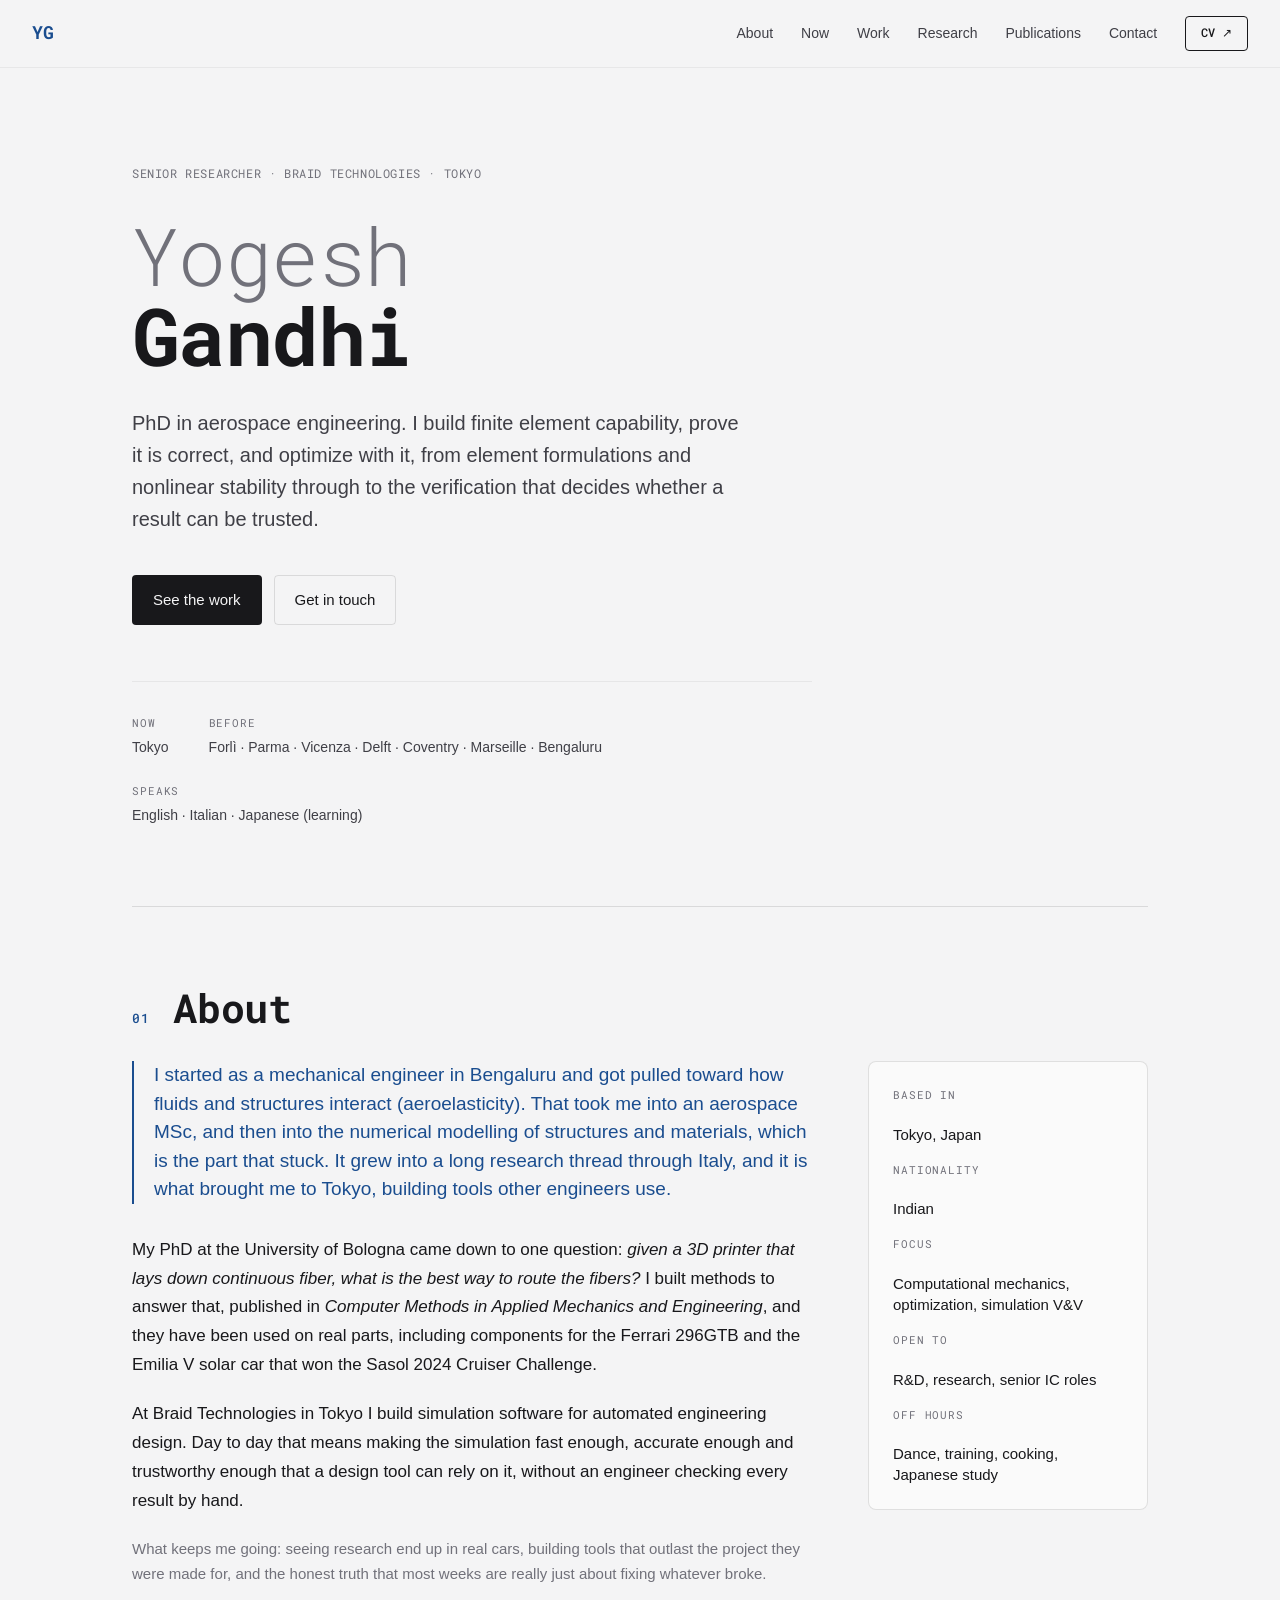
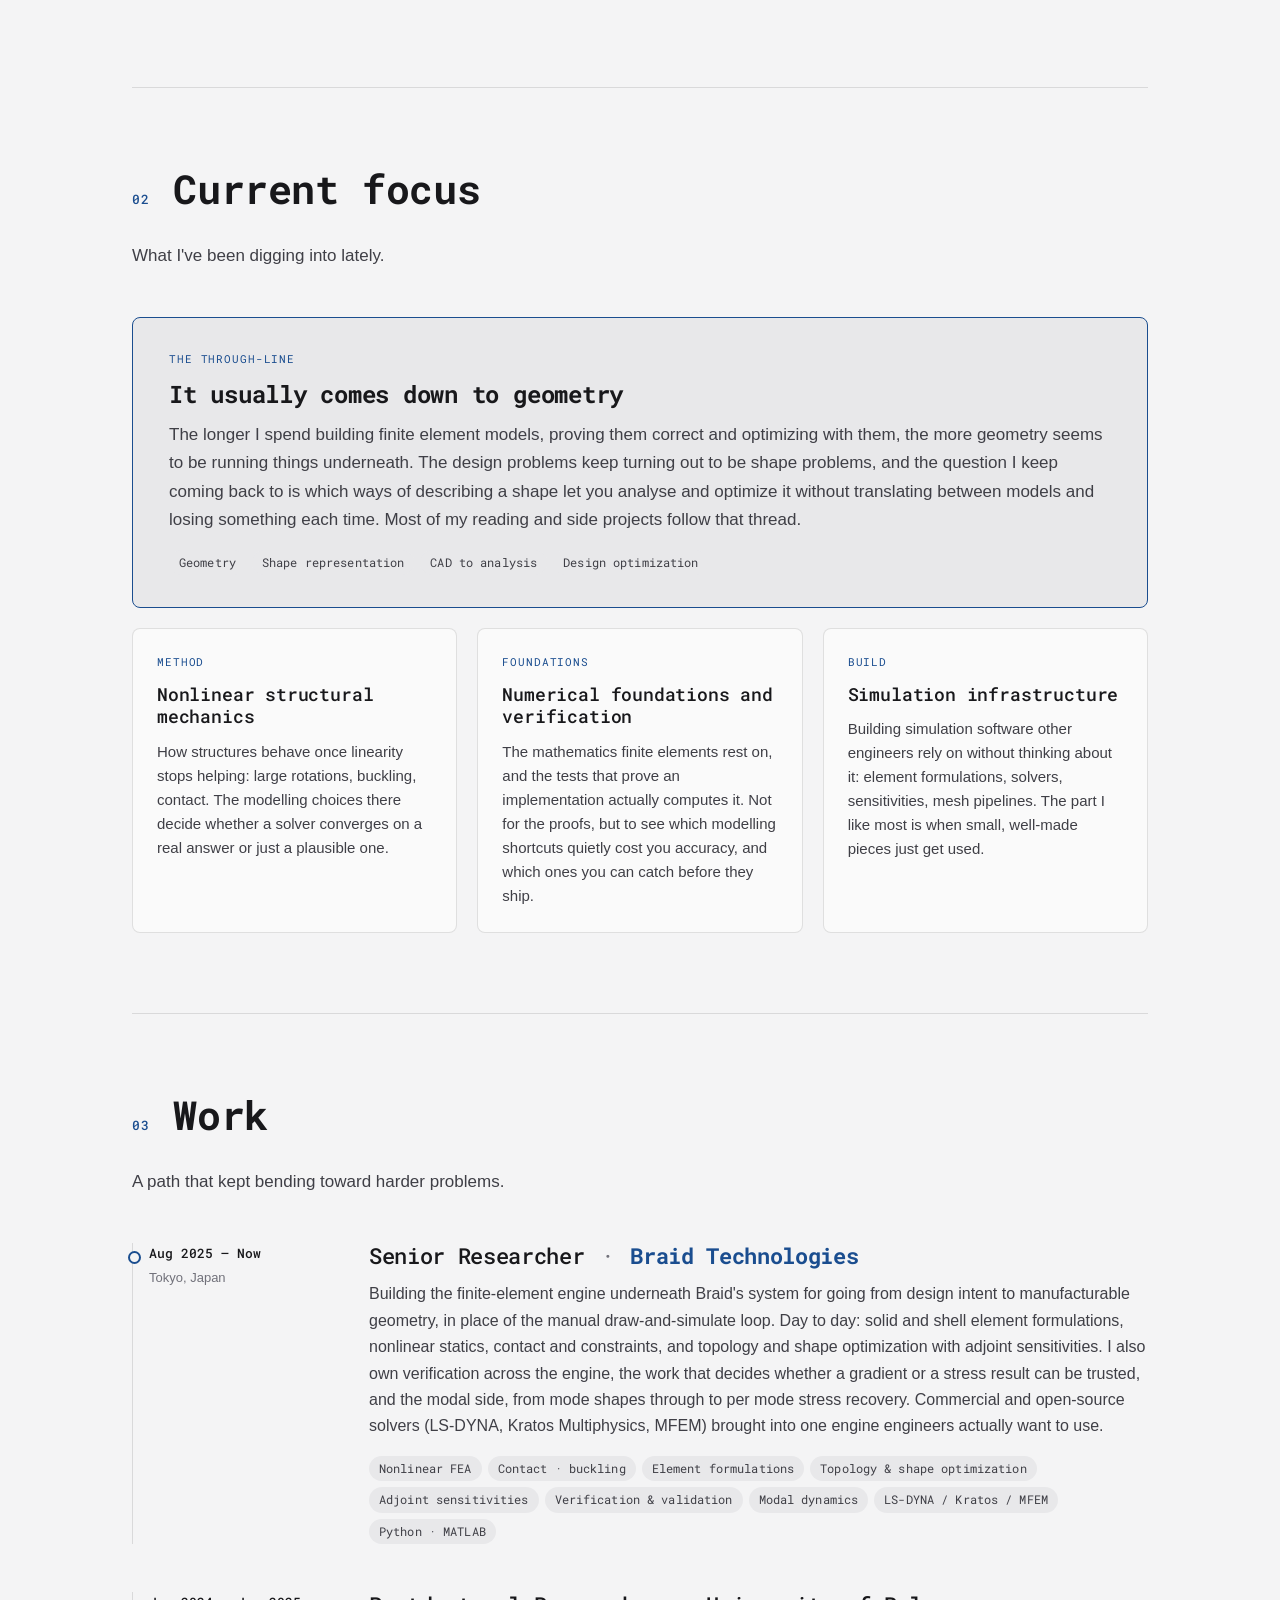
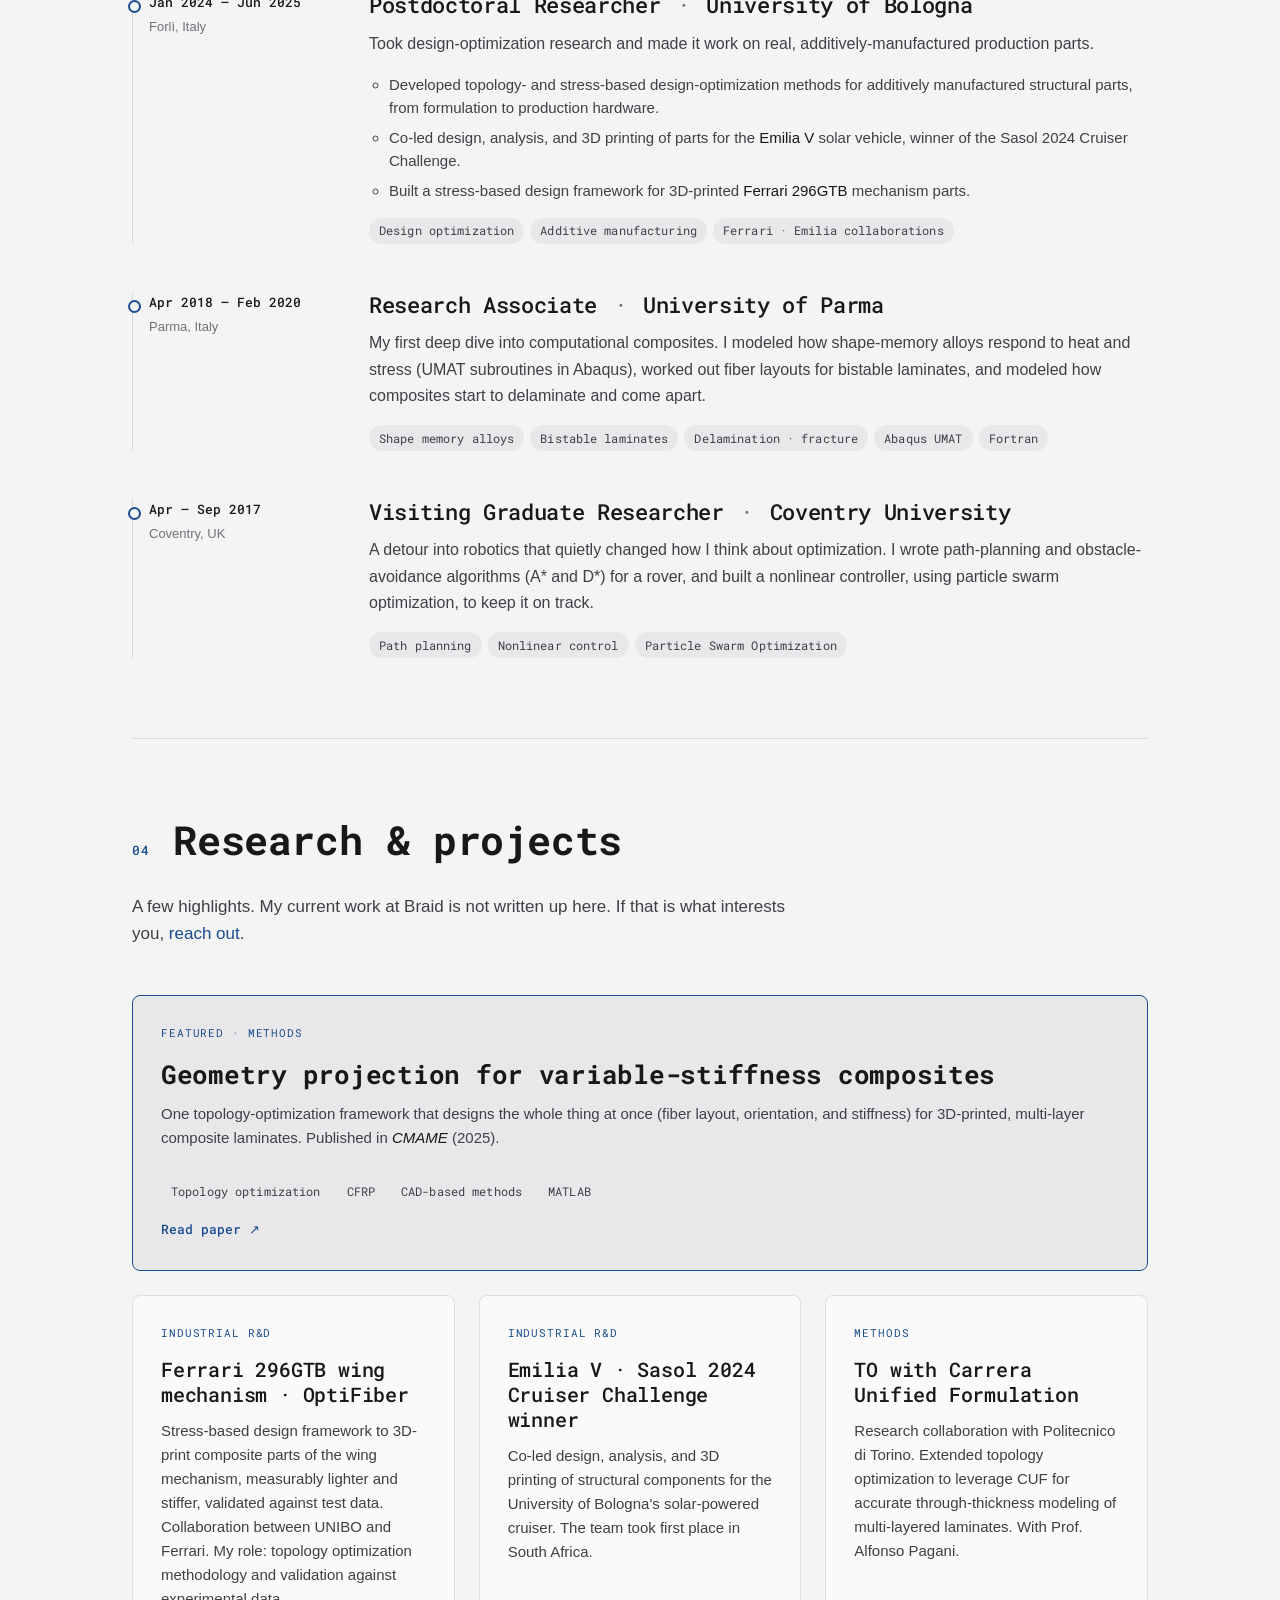
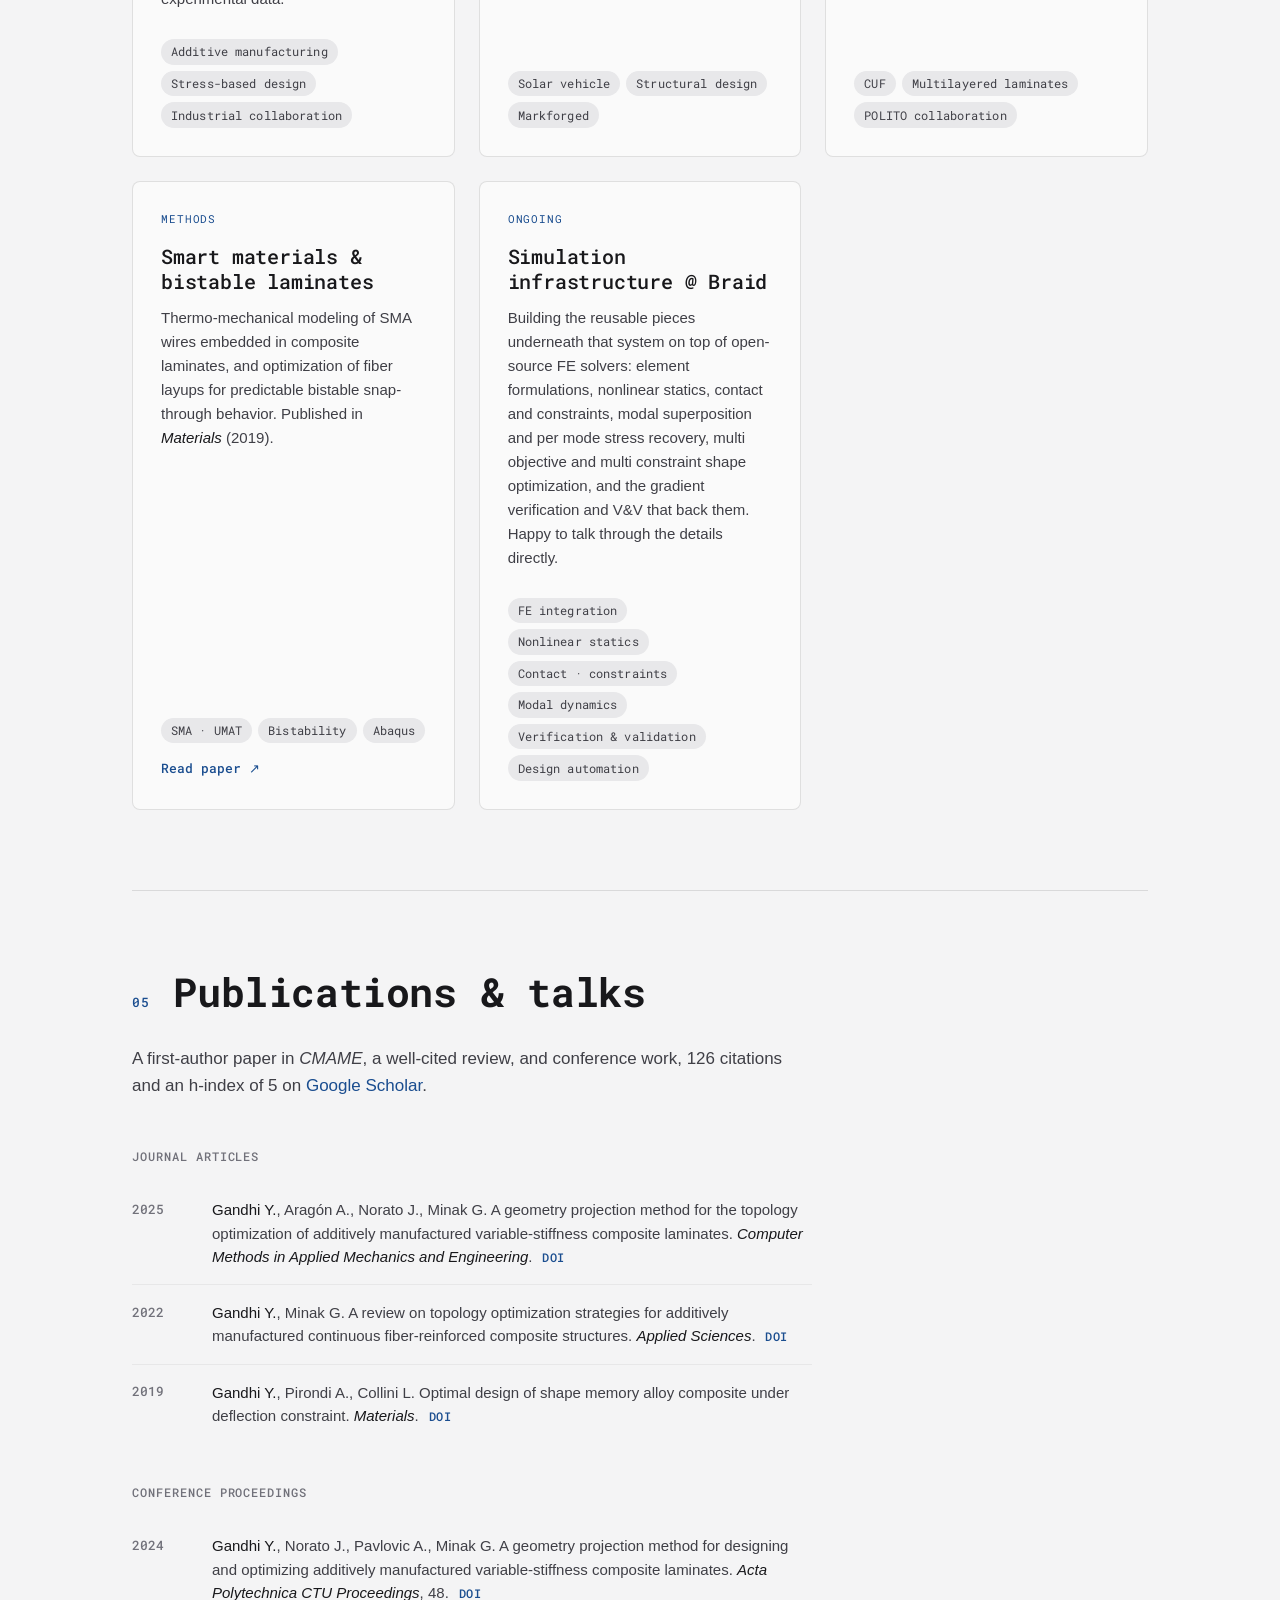
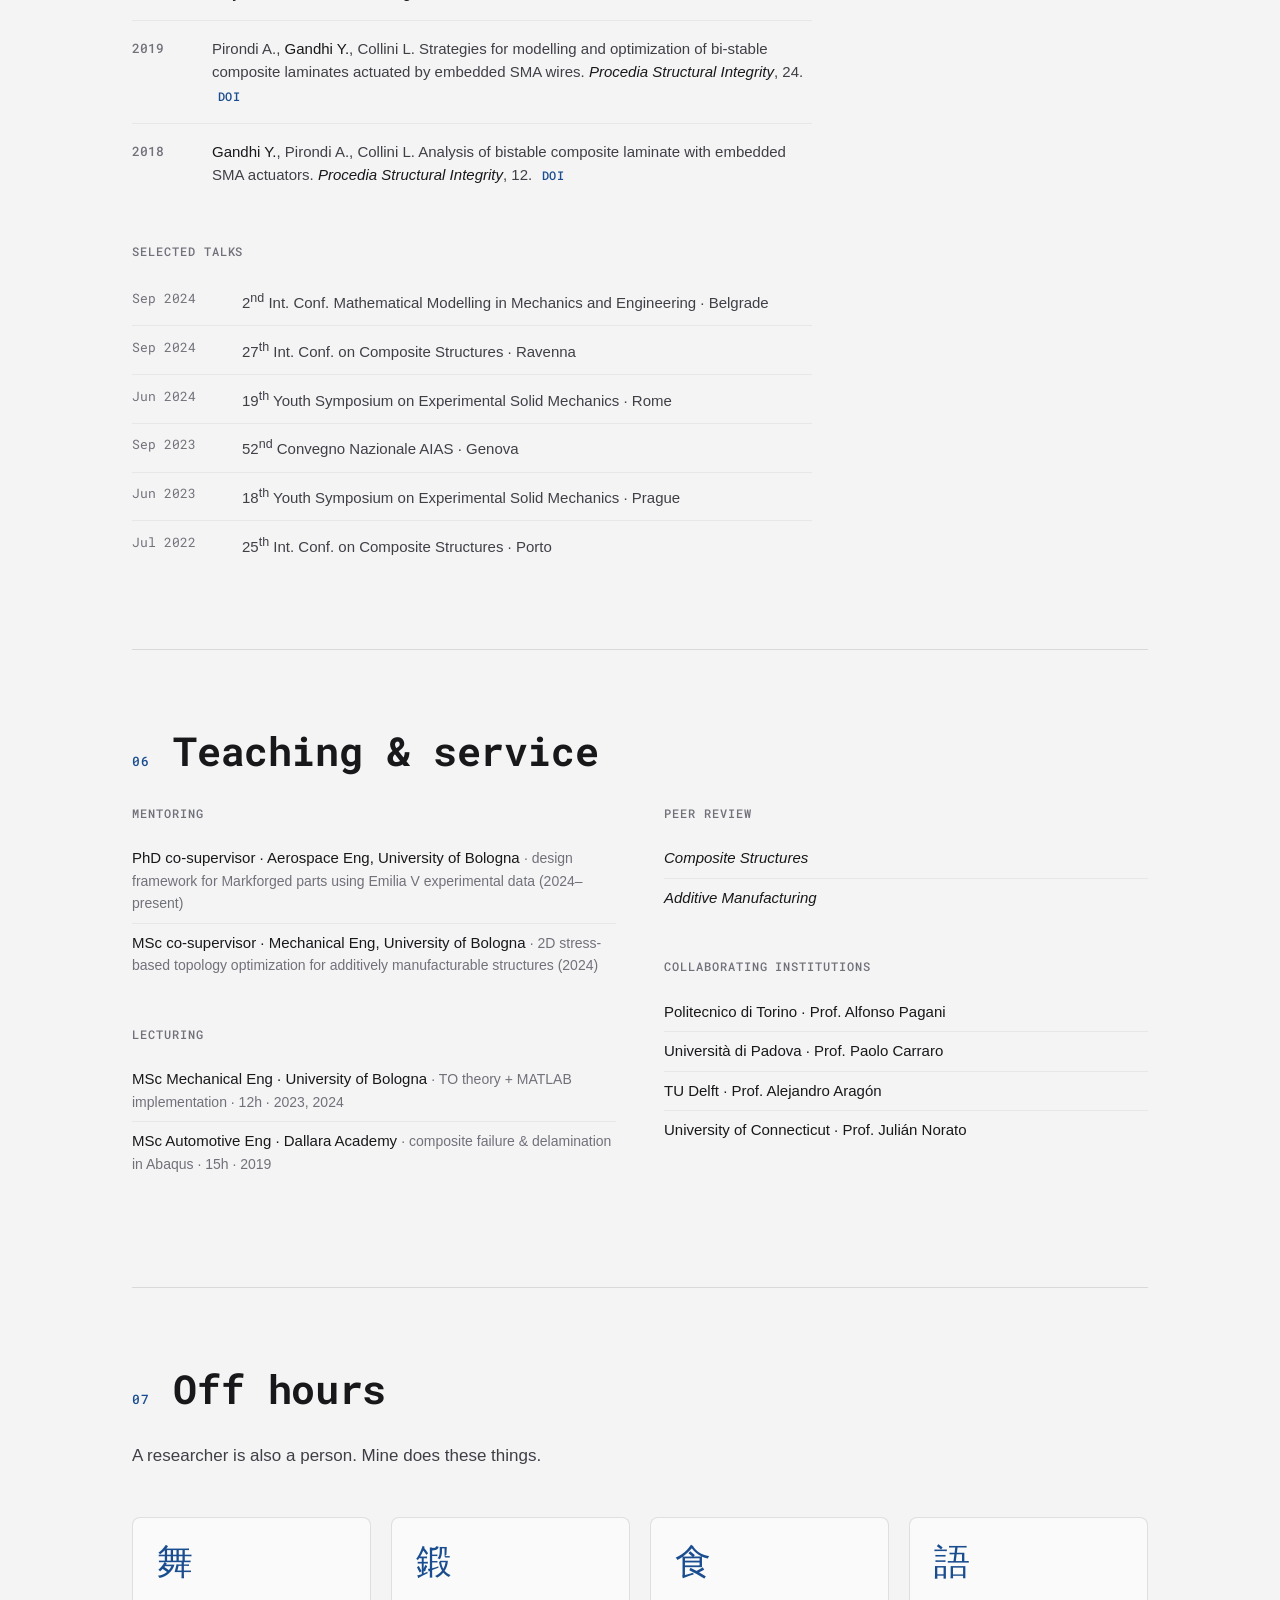
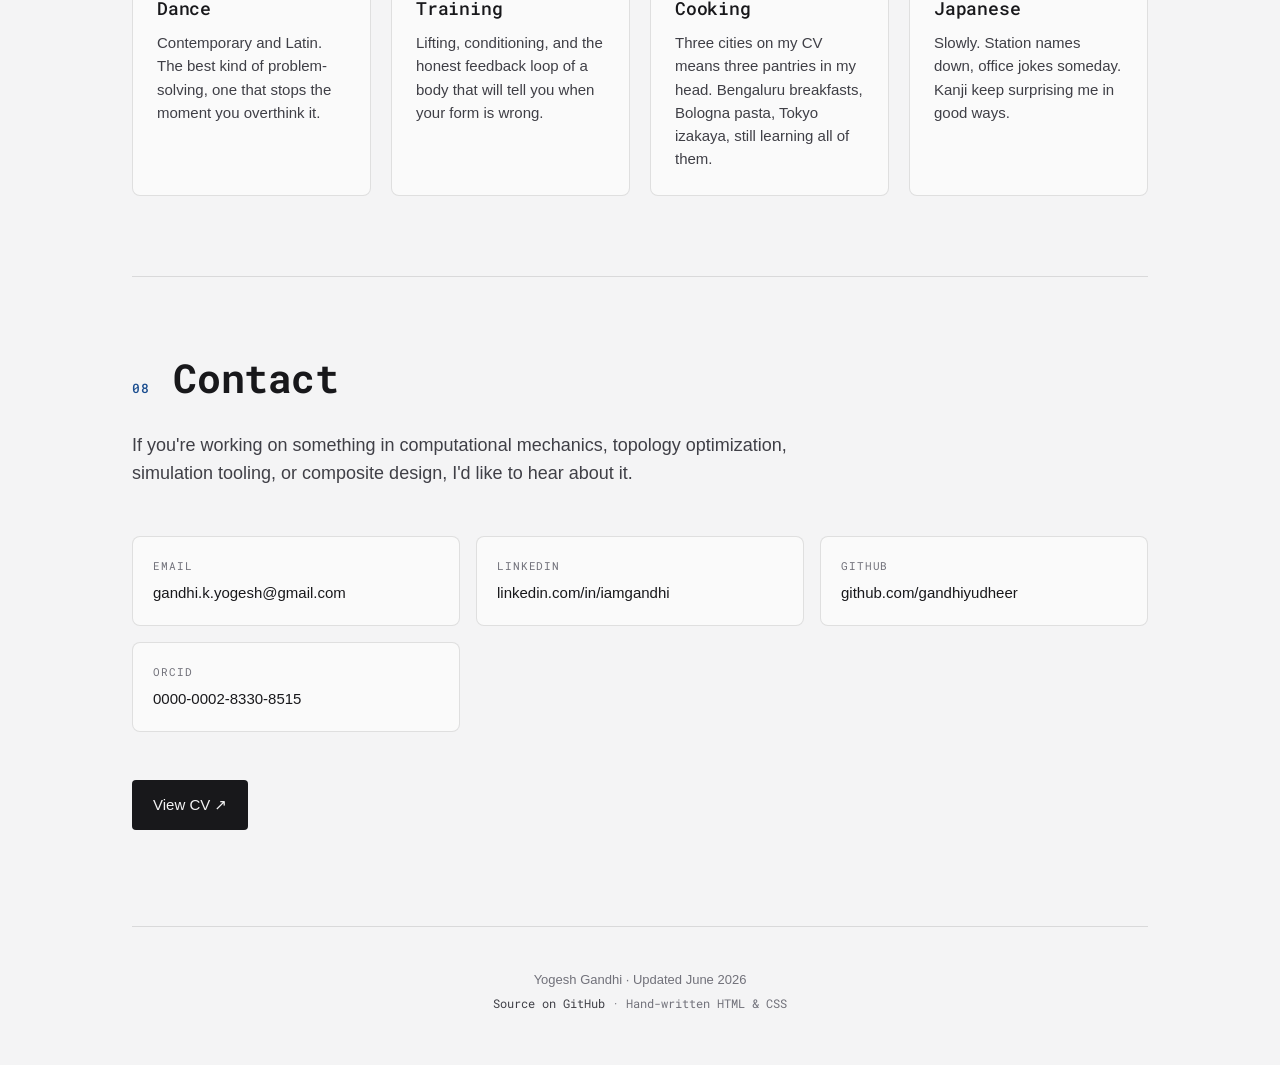
<file: index.html>
<!DOCTYPE html>
<html lang="en">
<head>
  <meta charset="UTF-8" />
  <meta name="viewport" content="width=device-width, initial-scale=1.0" />
  <title>Yogesh Gandhi · Computational Mechanics</title>
  <meta name="description" content="Yogesh Gandhi, PhD. Computational mechanics, finite element simulation, and design optimization. Senior Researcher at Braid Technologies, Tokyo." />
  <meta name="author" content="Yogesh Gandhi" />

  <meta property="og:title" content="Yogesh Gandhi · Computational Mechanics" />
  <meta property="og:description" content="PhD in Aerospace Engineering. Building the differentiable finite-element engine behind automated engineering design at Braid Technologies, Tokyo. Computational mechanics, design optimization, simulation verification." />
  <meta property="og:type" content="website" />
  <meta property="og:url" content="https://gandhiyudheer.github.io" />

  <link rel="icon" href="data:image/svg+xml,<svg xmlns=%22http://www.w3.org/2000/svg%22 viewBox=%220 0 100 100%22><rect width=%22100%22 height=%22100%22 fill=%22%231a4d8f%22/><text x=%2250%22 y=%2266%22 text-anchor=%22middle%22 font-size=%2248%22 font-family=%22ui-monospace,monospace%22 font-weight=%22700%22 fill=%22%23ffffff%22>YG</text></svg>" />

  <link rel="preconnect" href="https://fonts.googleapis.com" />
  <link rel="preconnect" href="https://fonts.gstatic.com" crossorigin />
  <link href="https://fonts.googleapis.com/css2?family=Roboto+Mono:ital,wght@0,300;0,400;0,500;0,700;1,400;1,500&display=swap" rel="stylesheet" />

  <link rel="stylesheet" href="styles.css" />
</head>
<body>

  <nav class="navbar" id="top">
    <a href="#top" class="nav-brand" aria-label="Home">
      <span class="nav-initials">YG</span>
    </a>
    <div class="nav-links">
      <a href="#about">About</a>
      <a href="#now">Now</a>
      <a href="#work">Work</a>
      <a href="#research">Research</a>
      <a href="#publications">Publications</a>
      <a href="#contact">Contact</a>
      <a href="cv.html" class="nav-cv" target="_blank" rel="noopener">CV <span class="nav-arrow">↗</span></a>
    </div>
  </nav>

  <main>

    <section class="hero" id="home">
      <p class="hero-eyebrow">Senior Researcher · Braid Technologies · Tokyo</p>
      <h1 class="hero-name">
        <span class="hero-name-first">Yogesh</span>
        <span class="hero-name-last">Gandhi</span>
      </h1>
      <p class="hero-lede">
        PhD in aerospace engineering. I build finite element capability, prove it is correct, and optimize with it, from element formulations and nonlinear stability through to the verification that decides whether a result can be trusted.
      </p>
      <div class="hero-actions">
        <a href="#work" class="btn btn-primary">See the work</a>
        <a href="#contact" class="btn btn-ghost">Get in touch</a>
      </div>
      <div class="hero-meta">
        <span class="hero-meta-item"><span class="hero-meta-label">Now</span> Tokyo</span>
        <span class="hero-meta-item"><span class="hero-meta-label">Before</span> Forlì · Parma · Vicenza · Delft · Coventry · Marseille · Bengaluru</span>
        <span class="hero-meta-item"><span class="hero-meta-label">Speaks</span> English · Italian · Japanese (learning)</span>
      </div>
    </section>

    <section class="section" id="about">
      <div class="section-head">
        <span class="section-number">01</span>
        <h2 class="section-title">About</h2>
      </div>
      <div class="about-grid">
        <div class="about-prose">
          <p class="about-arc">
            I started as a mechanical engineer in Bengaluru and got pulled toward how fluids and structures interact (aeroelasticity). That took me into an aerospace MSc, and then into the numerical modelling of structures and materials, which is the part that stuck. It grew into a long research thread through Italy, and it is what brought me to Tokyo, building tools other engineers use.
          </p>
          <p>
            My PhD at the <strong>University of Bologna</strong> came down to one question: <em>given a 3D printer that lays down continuous fiber, what is the best way to route the fibers?</em> I built methods to answer that, published in <em>Computer Methods in Applied Mechanics and Engineering</em>, and they have been used on real parts, including components for the <strong>Ferrari 296GTB</strong> and the <strong>Emilia V</strong> solar car that won the Sasol 2024 Cruiser Challenge.
          </p>
          <p>
            At <strong>Braid Technologies</strong> in Tokyo I build simulation software for automated engineering design. Day to day that means making the simulation fast enough, accurate enough and trustworthy enough that a design tool can rely on it, without an engineer checking every result by hand.
          </p>
          <p class="about-coda about-coda-soft">
            What keeps me going: seeing research end up in real cars, building tools that outlast the project they were made for, and the honest truth that most weeks are really just about fixing whatever broke.
          </p>
        </div>
        <aside class="about-card" aria-label="Quick facts">
          <dl>
            <dt>Based in</dt><dd>Tokyo, Japan</dd>
            <dt>Nationality</dt><dd>Indian</dd>
            <dt>Focus</dt><dd>Computational mechanics, optimization, simulation V&amp;V</dd>
            <dt>Open to</dt><dd>R&amp;D, research, senior IC roles</dd>
            <dt>Off hours</dt><dd>Dance, training, cooking, Japanese study</dd>
          </dl>
        </aside>
      </div>
    </section>

    <section class="section section-now" id="now">
      <div class="section-head">
        <span class="section-number">02</span>
        <h2 class="section-title">Current focus</h2>
      </div>
      <p class="section-lede">What I've been digging into lately.</p>

      <div class="now-grid">

        <article class="now-card now-card-lead">
          <span class="now-tag">The through-line</span>
          <h3>It usually comes down to geometry</h3>
          <p>
            The longer I spend building finite element models, proving them correct and optimizing with them, the more geometry seems to be running things underneath. The design problems keep turning out to be shape problems, and the question I keep coming back to is which ways of describing a shape let you analyse and optimize it without translating between models and losing something each time. Most of my reading and side projects follow that thread.
          </p>
          <div class="pills">
            <span class="pill">Geometry</span>
            <span class="pill">Shape representation</span>
            <span class="pill">CAD to analysis</span>
            <span class="pill">Design optimization</span>
          </div>
        </article>

        <article class="now-card">
          <span class="now-tag">Method</span>
          <h3>Nonlinear structural mechanics</h3>
          <p>
            How structures behave once linearity stops helping: large rotations, buckling, contact. The modelling choices there decide whether a solver converges on a real answer or just a plausible one.
          </p>
        </article>

        <article class="now-card">
          <span class="now-tag">Foundations</span>
          <h3>Numerical foundations and verification</h3>
          <p>
            The mathematics finite elements rest on, and the tests that prove an implementation actually computes it. Not for the proofs, but to see which modelling shortcuts quietly cost you accuracy, and which ones you can catch before they ship.
          </p>
        </article>

        <article class="now-card">
          <span class="now-tag">Build</span>
          <h3>Simulation infrastructure</h3>
          <p>
            Building simulation software other engineers rely on without thinking about it: element formulations, solvers, sensitivities, mesh pipelines. The part I like most is when small, well-made pieces just get used.
          </p>
        </article>

      </div>
    </section>

    <section class="section" id="work">
      <div class="section-head">
        <span class="section-number">03</span>
        <h2 class="section-title">Work</h2>
      </div>
      <p class="section-lede">A path that kept bending toward harder problems.</p>

      <ol class="timeline">

        <li class="timeline-item">
          <div class="timeline-when">
            <span class="timeline-date">Aug 2025 – Now</span>
            <span class="timeline-place">Tokyo, Japan</span>
          </div>
          <div class="timeline-what">
            <h3><span class="timeline-role">Senior Researcher</span> <span class="timeline-at">·</span> <a href="https://braid.tech/" target="_blank" rel="noopener">Braid Technologies</a></h3>
            <p>
              Building the finite-element engine underneath Braid's system for going from design intent to manufacturable geometry, in place of the manual draw-and-simulate loop. Day to day: solid and shell element formulations, nonlinear statics, contact and constraints, and topology and shape optimization with adjoint sensitivities. I also own verification across the engine, the work that decides whether a gradient or a stress result can be trusted, and the modal side, from mode shapes through to per mode stress recovery. Commercial and open-source solvers (LS-DYNA, Kratos Multiphysics, MFEM) brought into one engine engineers actually want to use.
            </p>
            <div class="pills">
              <span class="pill">Nonlinear FEA</span>
              <span class="pill">Contact · buckling</span>
              <span class="pill">Element formulations</span>
              <span class="pill">Topology &amp; shape optimization</span>
              <span class="pill">Adjoint sensitivities</span>
              <span class="pill">Verification &amp; validation</span>
              <span class="pill">Modal dynamics</span>
              <span class="pill">LS-DYNA / Kratos / MFEM</span>
              <span class="pill">Python · MATLAB</span>
            </div>
          </div>
        </li>

        <li class="timeline-item">
          <div class="timeline-when">
            <span class="timeline-date">Jan 2024 – Jun 2025</span>
            <span class="timeline-place">Forlì, Italy</span>
          </div>
          <div class="timeline-what">
            <h3><span class="timeline-role">Postdoctoral Researcher</span> <span class="timeline-at">·</span> University of Bologna</h3>
            <p>
              Took design-optimization research and made it work on real, additively-manufactured production parts.
            </p>
            <ul>
              <li>Developed topology- and stress-based design-optimization methods for additively manufactured structural parts, from formulation to production hardware.</li>
              <li>Co-led design, analysis, and 3D printing of parts for the <strong>Emilia V</strong> solar vehicle, winner of the Sasol 2024 Cruiser Challenge.</li>
              <li>Built a stress-based design framework for 3D-printed <strong>Ferrari 296GTB</strong> mechanism parts.</li>
            </ul>
            <div class="pills">
              <span class="pill">Design optimization</span>
              <span class="pill">Additive manufacturing</span>
              <span class="pill">Ferrari · Emilia collaborations</span>
            </div>
          </div>
        </li>

        <li class="timeline-item">
          <div class="timeline-when">
            <span class="timeline-date">Apr 2018 – Feb 2020</span>
            <span class="timeline-place">Parma, Italy</span>
          </div>
          <div class="timeline-what">
            <h3><span class="timeline-role">Research Associate</span> <span class="timeline-at">·</span> University of Parma</h3>
            <p>
              My first deep dive into computational composites. I modeled how shape-memory alloys respond to heat and stress (UMAT subroutines in Abaqus), worked out fiber layouts for bistable laminates, and modeled how composites start to delaminate and come apart.
            </p>
            <div class="pills">
              <span class="pill">Shape memory alloys</span>
              <span class="pill">Bistable laminates</span>
              <span class="pill">Delamination · fracture</span>
              <span class="pill">Abaqus UMAT</span>
              <span class="pill">Fortran</span>
            </div>
          </div>
        </li>

        <li class="timeline-item">
          <div class="timeline-when">
            <span class="timeline-date">Apr – Sep 2017</span>
            <span class="timeline-place">Coventry, UK</span>
          </div>
          <div class="timeline-what">
            <h3><span class="timeline-role">Visiting Graduate Researcher</span> <span class="timeline-at">·</span> Coventry University</h3>
            <p>
              A detour into robotics that quietly changed how I think about optimization. I wrote path-planning and obstacle-avoidance algorithms (A* and D*) for a rover, and built a nonlinear controller, using particle swarm optimization, to keep it on track.
            </p>
            <div class="pills">
              <span class="pill">Path planning</span>
              <span class="pill">Nonlinear control</span>
              <span class="pill">Particle Swarm Optimization</span>
            </div>
          </div>
        </li>

      </ol>
    </section>

    <section class="section" id="research">
      <div class="section-head">
        <span class="section-number">04</span>
        <h2 class="section-title">Research &amp; projects</h2>
      </div>
      <p class="section-lede">A few highlights. My current work at Braid is not written up here. If that is what interests you, <a href="#contact">reach out</a>.</p>

      <div class="project-grid">

        <article class="project-card project-featured">
          <span class="project-tag">Featured · Methods</span>
          <h3>Geometry projection for variable-stiffness composites</h3>
          <p>
            One topology-optimization framework that designs the whole thing at once (fiber layout, orientation, and stiffness) for 3D-printed, multi-layer composite laminates. Published in <em>CMAME</em> (2025).
          </p>
          <div class="pills">
            <span class="pill">Topology optimization</span>
            <span class="pill">CFRP</span>
            <span class="pill">CAD-based methods</span>
            <span class="pill">MATLAB</span>
          </div>
          <div class="project-links">
            <a href="https://doi.org/10.1016/j.cma.2024.117663" target="_blank" rel="noopener">Read paper ↗</a>
          </div>
        </article>

        <article class="project-card">
          <span class="project-tag">Industrial R&amp;D</span>
          <h3>Ferrari 296GTB wing mechanism · OptiFiber</h3>
          <p>
            Stress-based design framework to 3D-print composite parts of the wing mechanism, measurably lighter and stiffer, validated against test data. Collaboration between UNIBO and Ferrari. My role: topology optimization methodology and validation against experimental data.
          </p>
          <div class="pills">
            <span class="pill">Additive manufacturing</span>
            <span class="pill">Stress-based design</span>
            <span class="pill">Industrial collaboration</span>
          </div>
        </article>

        <article class="project-card">
          <span class="project-tag">Industrial R&amp;D</span>
          <h3>Emilia V · Sasol 2024 Cruiser Challenge winner</h3>
          <p>
            Co-led design, analysis, and 3D printing of structural components for the University of Bologna's solar-powered cruiser. The team took first place in South Africa.
          </p>
          <div class="pills">
            <span class="pill">Solar vehicle</span>
            <span class="pill">Structural design</span>
            <span class="pill">Markforged</span>
          </div>
        </article>

        <article class="project-card">
          <span class="project-tag">Methods</span>
          <h3>TO with Carrera Unified Formulation</h3>
          <p>
            Research collaboration with Politecnico di Torino. Extended topology optimization to leverage CUF for accurate through-thickness modeling of multi-layered laminates. With Prof. Alfonso Pagani.
          </p>
          <div class="pills">
            <span class="pill">CUF</span>
            <span class="pill">Multilayered laminates</span>
            <span class="pill">POLITO collaboration</span>
          </div>
        </article>

        <article class="project-card">
          <span class="project-tag">Methods</span>
          <h3>Smart materials &amp; bistable laminates</h3>
          <p>
            Thermo-mechanical modeling of SMA wires embedded in composite laminates, and optimization of fiber layups for predictable bistable snap-through behavior. Published in <em>Materials</em> (2019).
          </p>
          <div class="pills">
            <span class="pill">SMA · UMAT</span>
            <span class="pill">Bistability</span>
            <span class="pill">Abaqus</span>
          </div>
          <div class="project-links">
            <a href="https://doi.org/10.3390/ma12111733" target="_blank" rel="noopener">Read paper ↗</a>
          </div>
        </article>

        <article class="project-card">
          <span class="project-tag">Ongoing</span>
          <h3>Simulation infrastructure @ Braid</h3>
          <p>
            Building the reusable pieces underneath that system on top of open-source FE solvers: element formulations, nonlinear statics, contact and constraints, modal superposition and per mode stress recovery, multi objective and multi constraint shape optimization, and the gradient verification and V&amp;V that back them. Happy to talk through the details directly.
          </p>
          <div class="pills">
            <span class="pill">FE integration</span>
            <span class="pill">Nonlinear statics</span>
            <span class="pill">Contact · constraints</span>
            <span class="pill">Modal dynamics</span>
            <span class="pill">Verification &amp; validation</span>
            <span class="pill">Design automation</span>
          </div>
        </article>

      </div>
    </section>

    <section class="section" id="publications">
      <div class="section-head">
        <span class="section-number">05</span>
        <h2 class="section-title">Publications &amp; talks</h2>
      </div>

      <p class="section-lede">A first-author paper in <em>CMAME</em>, a well-cited review, and conference work, 126 citations and an h-index of 5 on <a href="https://scholar.google.com/citations?user=c4dBPtQAAAAJ" target="_blank" rel="noopener">Google Scholar</a>.</p>

      <h3 class="subheading">Journal articles</h3>
      <ol class="pub-list">
        <li>
          <span class="pub-year">2025</span>
          <span class="pub-body">
            <strong>Gandhi Y.</strong>, Aragón A., Norato J., Minak G. A geometry projection method for the topology optimization of additively manufactured variable-stiffness composite laminates. <em>Computer Methods in Applied Mechanics and Engineering</em>.
            <a href="https://doi.org/10.1016/j.cma.2024.117663" target="_blank" rel="noopener">DOI</a>
          </span>
        </li>
        <li>
          <span class="pub-year">2022</span>
          <span class="pub-body">
            <strong>Gandhi Y.</strong>, Minak G. A review on topology optimization strategies for additively manufactured continuous fiber-reinforced composite structures. <em>Applied Sciences</em>.
            <a href="https://doi.org/10.3390/app122111211" target="_blank" rel="noopener">DOI</a>
          </span>
        </li>
        <li>
          <span class="pub-year">2019</span>
          <span class="pub-body">
            <strong>Gandhi Y.</strong>, Pirondi A., Collini L. Optimal design of shape memory alloy composite under deflection constraint. <em>Materials</em>.
            <a href="https://doi.org/10.3390/ma12111733" target="_blank" rel="noopener">DOI</a>
          </span>
        </li>
      </ol>

      <h3 class="subheading">Conference proceedings</h3>
      <ol class="pub-list">
        <li>
          <span class="pub-year">2024</span>
          <span class="pub-body">
            <strong>Gandhi Y.</strong>, Norato J., Pavlovic A., Minak G. A geometry projection method for designing and optimizing additively manufactured variable-stiffness composite laminates. <em>Acta Polytechnica CTU Proceedings</em>, 48.
            <a href="https://doi.org/10.14311/app.2024.48.0022" target="_blank" rel="noopener">DOI</a>
          </span>
        </li>
        <li>
          <span class="pub-year">2019</span>
          <span class="pub-body">
            Pirondi A., <strong>Gandhi Y.</strong>, Collini L. Strategies for modelling and optimization of bi-stable composite laminates actuated by embedded SMA wires. <em>Procedia Structural Integrity</em>, 24.
            <a href="https://doi.org/10.1016/j.prostr.2020.02.042" target="_blank" rel="noopener">DOI</a>
          </span>
        </li>
        <li>
          <span class="pub-year">2018</span>
          <span class="pub-body">
            <strong>Gandhi Y.</strong>, Pirondi A., Collini L. Analysis of bistable composite laminate with embedded SMA actuators. <em>Procedia Structural Integrity</em>, 12.
            <a href="https://doi.org/10.1016/j.prostr.2018.11.075" target="_blank" rel="noopener">DOI</a>
          </span>
        </li>
      </ol>

      <h3 class="subheading">Selected talks</h3>
      <ul class="talk-list">
        <li><span class="talk-date">Sep 2024</span><span>2<sup>nd</sup> Int. Conf. Mathematical Modelling in Mechanics and Engineering · Belgrade</span></li>
        <li><span class="talk-date">Sep 2024</span><span>27<sup>th</sup> Int. Conf. on Composite Structures · Ravenna</span></li>
        <li><span class="talk-date">Jun 2024</span><span>19<sup>th</sup> Youth Symposium on Experimental Solid Mechanics · Rome</span></li>
        <li><span class="talk-date">Sep 2023</span><span>52<sup>nd</sup> Convegno Nazionale AIAS · Genova</span></li>
        <li><span class="talk-date">Jun 2023</span><span>18<sup>th</sup> Youth Symposium on Experimental Solid Mechanics · Prague</span></li>
        <li><span class="talk-date">Jul 2022</span><span>25<sup>th</sup> Int. Conf. on Composite Structures · Porto</span></li>
      </ul>
    </section>

    <section class="section" id="teaching">
      <div class="section-head">
        <span class="section-number">06</span>
        <h2 class="section-title">Teaching &amp; service</h2>
      </div>

      <div class="two-col">
        <div>
          <h3 class="subheading">Mentoring</h3>
          <ul class="plain-list">
            <li><span class="lead">PhD co-supervisor</span> · Aerospace Eng, University of Bologna <span class="muted">· design framework for Markforged parts using Emilia V experimental data (2024–present)</span></li>
            <li><span class="lead">MSc co-supervisor</span> · Mechanical Eng, University of Bologna <span class="muted">· 2D stress-based topology optimization for additively manufacturable structures (2024)</span></li>
          </ul>

          <h3 class="subheading">Lecturing</h3>
          <ul class="plain-list">
            <li><span class="lead">MSc Mechanical Eng</span> · University of Bologna <span class="muted">· TO theory + MATLAB implementation · 12h · 2023, 2024</span></li>
            <li><span class="lead">MSc Automotive Eng</span> · Dallara Academy <span class="muted">· composite failure &amp; delamination in Abaqus · 15h · 2019</span></li>
          </ul>
        </div>
        <div>
          <h3 class="subheading">Peer review</h3>
          <ul class="plain-list">
            <li><em>Composite Structures</em></li>
            <li><em>Additive Manufacturing</em></li>
          </ul>

          <h3 class="subheading">Collaborating institutions</h3>
          <ul class="plain-list">
            <li>Politecnico di Torino · Prof. Alfonso Pagani</li>
            <li>Università di Padova · Prof. Paolo Carraro</li>
            <li>TU Delft · Prof. Alejandro Aragón</li>
            <li>University of Connecticut · Prof. Julián Norato</li>
          </ul>
        </div>
      </div>
    </section>

    <section class="section" id="off-hours">
      <div class="section-head">
        <span class="section-number">07</span>
        <h2 class="section-title">Off hours</h2>
      </div>
      <p class="section-lede">A researcher is also a person. Mine does these things.</p>

      <div class="interests-grid">
        <div class="interest">
          <div class="interest-glyph">舞</div>
          <h3>Dance</h3>
          <p>Contemporary and Latin. The best kind of problem-solving, one that stops the moment you overthink it.</p>
        </div>
        <div class="interest">
          <div class="interest-glyph">鍛</div>
          <h3>Training</h3>
          <p>Lifting, conditioning, and the honest feedback loop of a body that will tell you when your form is wrong.</p>
        </div>
        <div class="interest">
          <div class="interest-glyph">食</div>
          <h3>Cooking</h3>
          <p>Three cities on my CV means three pantries in my head. Bengaluru breakfasts, Bologna pasta, Tokyo izakaya, still learning all of them.</p>
        </div>
        <div class="interest">
          <div class="interest-glyph">語</div>
          <h3>Japanese</h3>
          <p>Slowly. Station names down, office jokes someday. Kanji keep surprising me in good ways.</p>
        </div>
      </div>
    </section>

    <section class="section section-contact" id="contact">
      <div class="section-head">
        <span class="section-number">08</span>
        <h2 class="section-title">Contact</h2>
      </div>
      <p class="contact-lede">If you're working on something in computational mechanics, topology optimization, simulation tooling, or composite design, I'd like to hear about it.</p>

      <div class="contact-grid">
        <a href="mailto:gandhi.k.yogesh@gmail.com" class="contact-link">
          <span class="contact-label">Email</span>
          <span class="contact-value">gandhi.k.yogesh@gmail.com</span>
        </a>
        <a href="https://www.linkedin.com/in/iamgandhi" target="_blank" rel="noopener" class="contact-link">
          <span class="contact-label">LinkedIn</span>
          <span class="contact-value">linkedin.com/in/iamgandhi</span>
        </a>
        <a href="https://github.com/gandhiyudheer" target="_blank" rel="noopener" class="contact-link">
          <span class="contact-label">GitHub</span>
          <span class="contact-value">github.com/gandhiyudheer</span>
        </a>
        <a href="https://orcid.org/0000-0002-8330-8515" target="_blank" rel="noopener" class="contact-link">
          <span class="contact-label">ORCID</span>
          <span class="contact-value">0000-0002-8330-8515</span>
        </a>
      </div>

      <div class="contact-cta">
        <a href="cv.html" class="btn btn-primary" target="_blank" rel="noopener">View CV ↗</a>
      </div>
    </section>

    <footer class="footer">
      <p>Yogesh Gandhi · Updated June 2026</p>
      <p class="footer-sub"><a href="https://github.com/gandhiyudheer/gandhiyudheer.github.io" target="_blank" rel="noopener">Source on GitHub</a> · Hand-written HTML &amp; CSS</p>
    </footer>

  </main>

</body>
</html>
</file>
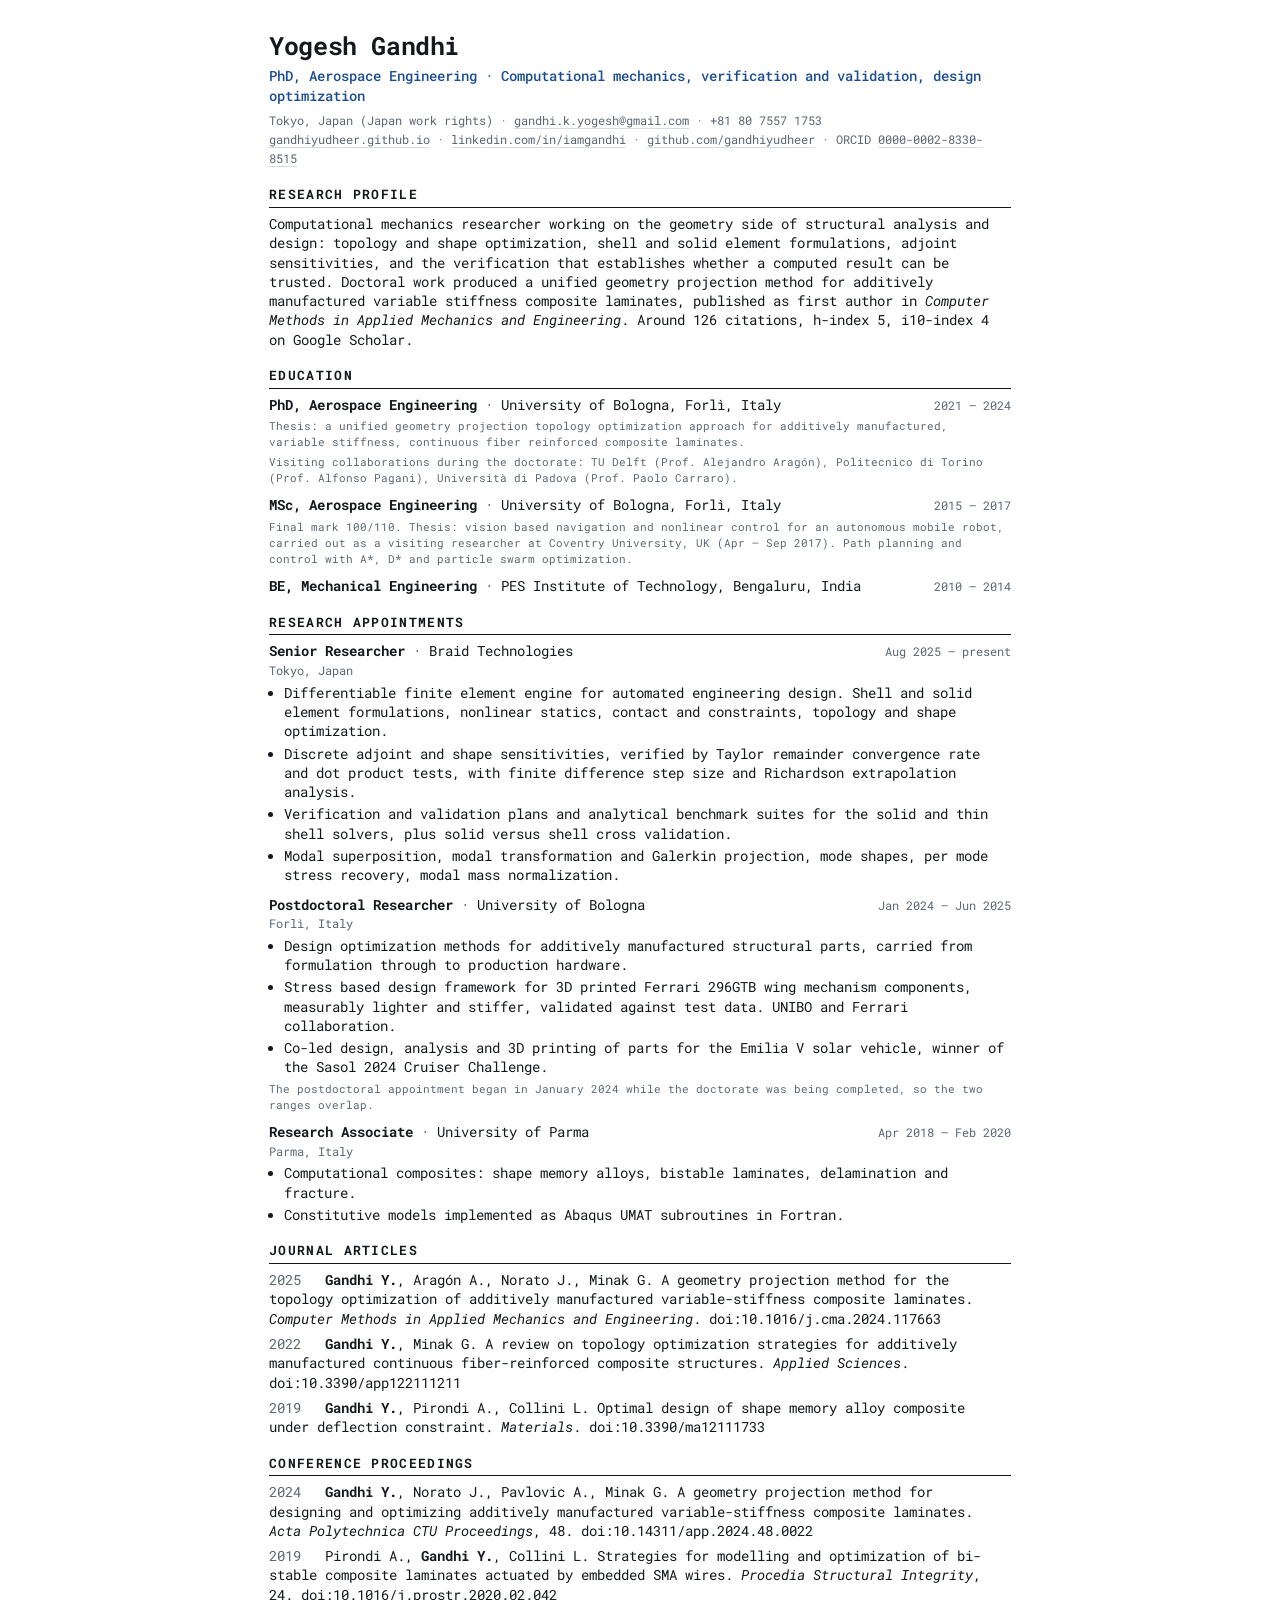
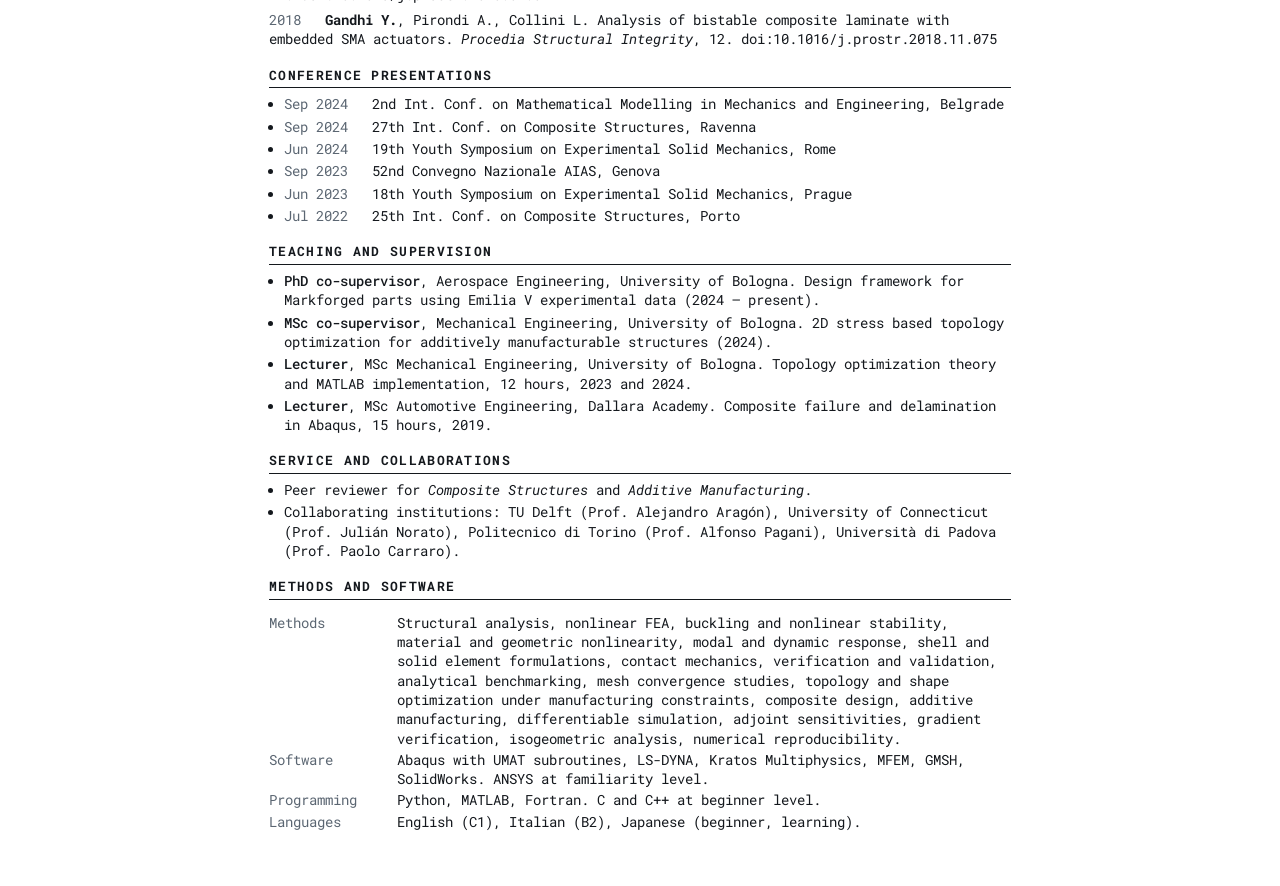
<file: cv-research.html>
<!DOCTYPE html>
<!--
  Yogesh Gandhi - Research CV
  SOURCE OF TRUTH: "Yogesh - Master Career Profile (living doc, v4 2026-09-06)"
  Google Doc id 14R_nGaRGBQcs-X8U_93os_KDe8lNkLAzX7um_g2tq8A

  This is the RESEARCH base CV, for role family F9: research institutes, national labs
  and academia. It leads with education, publications, talks and supervision.
  The industry and vendor base CV is cv.html, for F1 to F8 and F10.
  Keep both in step: if a fact changes in the master profile, change it in both.

  Rules carried over from Section 0 of the profile:
    - no em dashes anywhere (en dashes in date ranges are fine)
    - never publish the Ferrari 296GTB percentage figures
    - no figure that is not in the profile
    - never claim data science or machine learning experience
    - never claim ownership of customer relationships
  Braid content is capability level only: no client names, no internal identifiers, no figures.
  To produce a PDF: open in a browser and print to PDF (A4, background graphics off).
-->
<html lang="en">
<head>
<meta charset="UTF-8" />
<meta name="viewport" content="width=device-width, initial-scale=1.0" />
<title>Yogesh Gandhi · Research CV</title>
<link href="https://fonts.googleapis.com/css2?family=Roboto+Mono:wght@300;400;500;700&display=swap" rel="stylesheet" />
<style>
  :root { --ink:#14181d; --mut:#5b6672; --rule:#d7dce2; --accent:#1a4d8f; }
  * { box-sizing:border-box; }
  body { font-family:"Roboto Mono",ui-monospace,SFMono-Regular,Menlo,monospace;
         color:var(--ink); background:#fff; margin:0; padding:28px 26px 40px;
         font-size:10.2pt; line-height:1.42; max-width:210mm; margin-inline:auto; }
  h1 { font-size:19pt; margin:0 0 2px; letter-spacing:-0.4px; font-weight:700; }
  .headline { color:var(--accent); font-weight:500; font-size:10.4pt; margin:0 0 7px; }
  .contact { color:var(--mut); font-size:8.9pt; line-height:1.6; margin:0 0 4px; }
  .contact a { color:var(--mut); text-decoration:none; border-bottom:1px solid var(--rule); }
  h2 { font-size:9.4pt; text-transform:uppercase; letter-spacing:1.3px; font-weight:700;
       margin:17px 0 7px; padding-bottom:3px; border-bottom:1.5px solid var(--ink); }
  .item { margin:0 0 10px; break-inside:avoid; page-break-inside:avoid; }
  .row { display:flex; justify-content:space-between; gap:12px; align-items:baseline; }
  .role { font-weight:700; }
  .org { font-weight:400; }
  .when { color:var(--mut); font-size:8.9pt; white-space:nowrap; }
  .where { color:var(--mut); font-size:8.9pt; margin:1px 0 4px; }
  ul { margin:4px 0 0; padding-left:15px; }
  li { margin:0 0 3px; }
  .lead { font-weight:500; }
  .kv { display:grid; grid-template-columns:118px 1fr; gap:2px 10px; }
  .kv dt { color:var(--mut); }
  .kv dd { margin:0; }
  .pub { margin:0 0 6px; break-inside:avoid; }
  .yr { color:var(--mut); }
  .note { color:var(--mut); font-size:8.6pt; margin-top:3px; }
  @media print { body { padding:0; font-size:9.6pt; } a { color:inherit; } h2 { margin-top:13px; } }
  @page { size:A4; margin:13mm 14mm; }
</style>
</head>
<body>

<header>
  <h1>Yogesh Gandhi</h1>
  <p class="headline">PhD, Aerospace Engineering · Computational mechanics, verification and validation, design optimization</p>
  <p class="contact">
    Tokyo, Japan (Japan work rights) · <a href="mailto:gandhi.k.yogesh@gmail.com">gandhi.k.yogesh@gmail.com</a> · +81 80 7557 1753<br />
    <a href="https://gandhiyudheer.github.io">gandhiyudheer.github.io</a> ·
    <a href="https://www.linkedin.com/in/iamgandhi">linkedin.com/in/iamgandhi</a> ·
    <a href="https://github.com/gandhiyudheer">github.com/gandhiyudheer</a> ·
    ORCID <a href="https://orcid.org/0000-0002-8330-8515">0000-0002-8330-8515</a>
  </p>
</header>

<h2>Research profile</h2>
<p style="margin:0">
  Computational mechanics researcher working on the geometry side of structural analysis and design:
  topology and shape optimization, shell and solid element formulations, adjoint sensitivities, and
  the verification that establishes whether a computed result can be trusted. Doctoral work produced
  a unified geometry projection method for additively manufactured variable stiffness composite
  laminates, published as first author in <em>Computer Methods in Applied Mechanics and Engineering</em>.
  Around 126 citations, h-index 5, i10-index 4 on Google Scholar.
</p>

<h2>Education</h2>

<div class="item">
  <div class="row"><span><span class="role">PhD, Aerospace Engineering</span> <span class="org">· University of Bologna, Forlì, Italy</span></span><span class="when">2021 – 2024</span></div>
  <div class="note">Thesis: a unified geometry projection topology optimization approach for additively manufactured, variable stiffness, continuous fiber reinforced composite laminates.</div>
  <div class="note">Visiting collaborations during the doctorate: TU Delft (Prof. Alejandro Aragón), Politecnico di Torino (Prof. Alfonso Pagani), Università di Padova (Prof. Paolo Carraro).</div>
</div>

<div class="item">
  <div class="row"><span><span class="role">MSc, Aerospace Engineering</span> <span class="org">· University of Bologna, Forlì, Italy</span></span><span class="when">2015 – 2017</span></div>
  <div class="note">Final mark 100/110. Thesis: vision based navigation and nonlinear control for an autonomous mobile robot, carried out as a visiting researcher at Coventry University, UK (Apr – Sep 2017). Path planning and control with A*, D* and particle swarm optimization.</div>
</div>

<div class="item">
  <div class="row"><span><span class="role">BE, Mechanical Engineering</span> <span class="org">· PES Institute of Technology, Bengaluru, India</span></span><span class="when">2010 – 2014</span></div>
</div>

<h2>Research appointments</h2>

<div class="item">
  <div class="row"><span><span class="role">Senior Researcher</span> <span class="org">· Braid Technologies</span></span><span class="when">Aug 2025 – present</span></div>
  <div class="where">Tokyo, Japan</div>
  <ul>
    <li>Differentiable finite element engine for automated engineering design. Shell and solid element formulations, nonlinear statics, contact and constraints, topology and shape optimization.</li>
    <li>Discrete adjoint and shape sensitivities, verified by Taylor remainder convergence rate and dot product tests, with finite difference step size and Richardson extrapolation analysis.</li>
    <li>Verification and validation plans and analytical benchmark suites for the solid and thin shell solvers, plus solid versus shell cross validation.</li>
    <li>Modal superposition, modal transformation and Galerkin projection, mode shapes, per mode stress recovery, modal mass normalization.</li>
  </ul>
</div>

<div class="item">
  <div class="row"><span><span class="role">Postdoctoral Researcher</span> <span class="org">· University of Bologna</span></span><span class="when">Jan 2024 – Jun 2025</span></div>
  <div class="where">Forlì, Italy</div>
  <ul>
    <li>Design optimization methods for additively manufactured structural parts, carried from formulation through to production hardware.</li>
    <li>Stress based design framework for 3D printed Ferrari 296GTB wing mechanism components, measurably lighter and stiffer, validated against test data. UNIBO and Ferrari collaboration.</li>
    <li>Co-led design, analysis and 3D printing of parts for the Emilia V solar vehicle, winner of the Sasol 2024 Cruiser Challenge.</li>
  </ul>
  <div class="note">The postdoctoral appointment began in January 2024 while the doctorate was being completed, so the two ranges overlap.</div>
</div>

<div class="item">
  <div class="row"><span><span class="role">Research Associate</span> <span class="org">· University of Parma</span></span><span class="when">Apr 2018 – Feb 2020</span></div>
  <div class="where">Parma, Italy</div>
  <ul>
    <li>Computational composites: shape memory alloys, bistable laminates, delamination and fracture.</li>
    <li>Constitutive models implemented as Abaqus UMAT subroutines in Fortran.</li>
  </ul>
</div>

<h2>Journal articles</h2>
<p class="pub"><span class="yr">2025</span> &nbsp; <strong>Gandhi Y.</strong>, Aragón A., Norato J., Minak G. A geometry projection method for the topology optimization of additively manufactured variable-stiffness composite laminates. <em>Computer Methods in Applied Mechanics and Engineering</em>. doi:10.1016/j.cma.2024.117663</p>
<p class="pub"><span class="yr">2022</span> &nbsp; <strong>Gandhi Y.</strong>, Minak G. A review on topology optimization strategies for additively manufactured continuous fiber-reinforced composite structures. <em>Applied Sciences</em>. doi:10.3390/app122111211</p>
<p class="pub"><span class="yr">2019</span> &nbsp; <strong>Gandhi Y.</strong>, Pirondi A., Collini L. Optimal design of shape memory alloy composite under deflection constraint. <em>Materials</em>. doi:10.3390/ma12111733</p>

<h2>Conference proceedings</h2>
<p class="pub"><span class="yr">2024</span> &nbsp; <strong>Gandhi Y.</strong>, Norato J., Pavlovic A., Minak G. A geometry projection method for designing and optimizing additively manufactured variable-stiffness composite laminates. <em>Acta Polytechnica CTU Proceedings</em>, 48. doi:10.14311/app.2024.48.0022</p>
<p class="pub"><span class="yr">2019</span> &nbsp; Pirondi A., <strong>Gandhi Y.</strong>, Collini L. Strategies for modelling and optimization of bi-stable composite laminates actuated by embedded SMA wires. <em>Procedia Structural Integrity</em>, 24. doi:10.1016/j.prostr.2020.02.042</p>
<p class="pub"><span class="yr">2018</span> &nbsp; <strong>Gandhi Y.</strong>, Pirondi A., Collini L. Analysis of bistable composite laminate with embedded SMA actuators. <em>Procedia Structural Integrity</em>, 12. doi:10.1016/j.prostr.2018.11.075</p>

<h2>Conference presentations</h2>
<ul style="margin-top:0">
  <li><span class="yr">Sep 2024</span> &nbsp; 2nd Int. Conf. on Mathematical Modelling in Mechanics and Engineering, Belgrade</li>
  <li><span class="yr">Sep 2024</span> &nbsp; 27th Int. Conf. on Composite Structures, Ravenna</li>
  <li><span class="yr">Jun 2024</span> &nbsp; 19th Youth Symposium on Experimental Solid Mechanics, Rome</li>
  <li><span class="yr">Sep 2023</span> &nbsp; 52nd Convegno Nazionale AIAS, Genova</li>
  <li><span class="yr">Jun 2023</span> &nbsp; 18th Youth Symposium on Experimental Solid Mechanics, Prague</li>
  <li><span class="yr">Jul 2022</span> &nbsp; 25th Int. Conf. on Composite Structures, Porto</li>
</ul>

<h2>Teaching and supervision</h2>
<ul style="margin-top:0">
  <li><span class="lead">PhD co-supervisor</span>, Aerospace Engineering, University of Bologna. Design framework for Markforged parts using Emilia V experimental data (2024 – present).</li>
  <li><span class="lead">MSc co-supervisor</span>, Mechanical Engineering, University of Bologna. 2D stress based topology optimization for additively manufacturable structures (2024).</li>
  <li><span class="lead">Lecturer</span>, MSc Mechanical Engineering, University of Bologna. Topology optimization theory and MATLAB implementation, 12 hours, 2023 and 2024.</li>
  <li><span class="lead">Lecturer</span>, MSc Automotive Engineering, Dallara Academy. Composite failure and delamination in Abaqus, 15 hours, 2019.</li>
</ul>

<h2>Service and collaborations</h2>
<ul style="margin-top:0">
  <li>Peer reviewer for <em>Composite Structures</em> and <em>Additive Manufacturing</em>.</li>
  <li>Collaborating institutions: TU Delft (Prof. Alejandro Aragón), University of Connecticut (Prof. Julián Norato), Politecnico di Torino (Prof. Alfonso Pagani), Università di Padova (Prof. Paolo Carraro).</li>
</ul>

<h2>Methods and software</h2>
<dl class="kv">
  <dt>Methods</dt><dd>Structural analysis, nonlinear FEA, buckling and nonlinear stability, material and geometric nonlinearity, modal and dynamic response, shell and solid element formulations, contact mechanics, verification and validation, analytical benchmarking, mesh convergence studies, topology and shape optimization under manufacturing constraints, composite design, additive manufacturing, differentiable simulation, adjoint sensitivities, gradient verification, isogeometric analysis, numerical reproducibility.</dd>
  <dt>Software</dt><dd>Abaqus with UMAT subroutines, LS-DYNA, Kratos Multiphysics, MFEM, GMSH, SolidWorks. ANSYS at familiarity level.</dd>
  <dt>Programming</dt><dd>Python, MATLAB, Fortran. C and C++ at beginner level.</dd>
  <dt>Languages</dt><dd>English (C1), Italian (B2), Japanese (beginner, learning).</dd>
</dl>

</body>
</html>
</file>
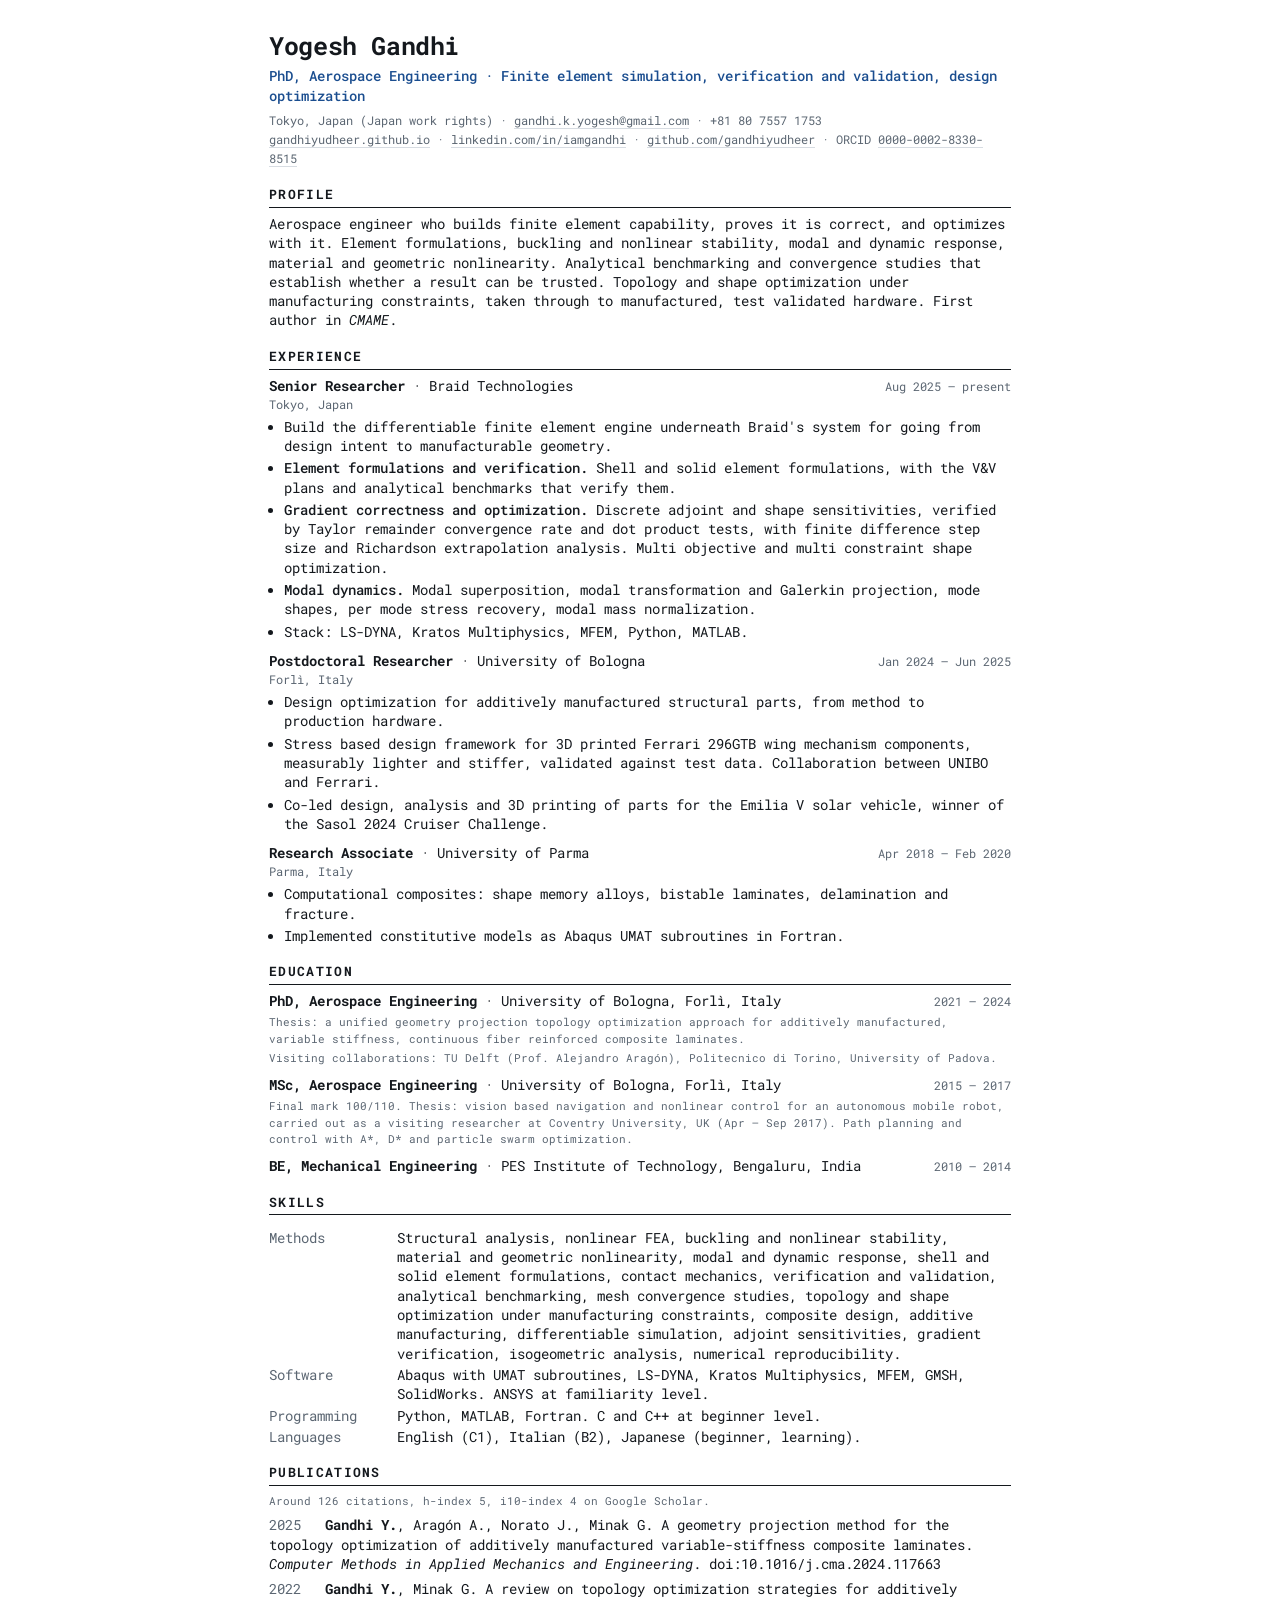
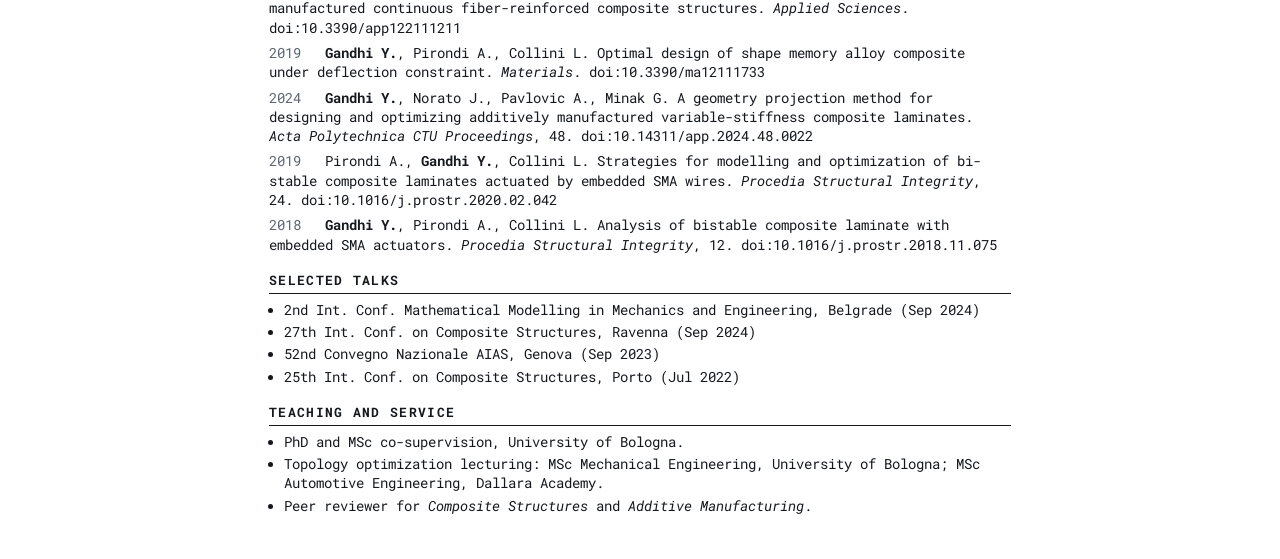
<file: cv.html>
<!DOCTYPE html>
<!--
  Yogesh Gandhi - CV
  SOURCE OF TRUTH: "Yogesh - Master Career Profile (living doc, v4 2026-09-06)"
  Google Doc id 14R_nGaRGBQcs-X8U_93os_KDe8lNkLAzX7um_g2tq8A
  Rules carried over from Section 0 of that profile:
    - no em dashes anywhere (en dashes in date ranges are fine)
    - never publish the Ferrari 296GTB percentage figures
    - no figure that is not in the profile
    - never claim data science or machine learning experience
    - never claim ownership of customer relationships
  Braid content is capability level only: no client names, no internal identifiers, no figures.
  To produce cv.pdf: open this file in a browser and print to PDF (A4, background graphics off).
-->
<html lang="en">
<head>
<meta charset="UTF-8" />
<meta name="viewport" content="width=device-width, initial-scale=1.0" />
<title>Yogesh Gandhi · CV</title>
<link href="https://fonts.googleapis.com/css2?family=Roboto+Mono:wght@300;400;500;700&display=swap" rel="stylesheet" />
<style>
  :root { --ink:#14181d; --mut:#5b6672; --rule:#d7dce2; --accent:#1a4d8f; }
  * { box-sizing:border-box; }
  body { font-family:"Roboto Mono",ui-monospace,SFMono-Regular,Menlo,monospace;
         color:var(--ink); background:#fff; margin:0; padding:28px 26px 40px;
         font-size:10.2pt; line-height:1.42; max-width:210mm; margin-inline:auto; }
  h1 { font-size:19pt; margin:0 0 2px; letter-spacing:-0.4px; font-weight:700; }
  .headline { color:var(--accent); font-weight:500; font-size:10.4pt; margin:0 0 7px; }
  .contact { color:var(--mut); font-size:8.9pt; line-height:1.6; margin:0 0 4px; }
  .contact a { color:var(--mut); text-decoration:none; border-bottom:1px solid var(--rule); }
  h2 { font-size:9.4pt; text-transform:uppercase; letter-spacing:1.3px; font-weight:700;
       margin:17px 0 7px; padding-bottom:3px; border-bottom:1.5px solid var(--ink); }
  .item { margin:0 0 10px; break-inside:avoid; page-break-inside:avoid; }
  .row { display:flex; justify-content:space-between; gap:12px; align-items:baseline; }
  .role { font-weight:700; }
  .org { font-weight:400; }
  .when { color:var(--mut); font-size:8.9pt; white-space:nowrap; }
  .where { color:var(--mut); font-size:8.9pt; margin:1px 0 4px; }
  ul { margin:4px 0 0; padding-left:15px; }
  li { margin:0 0 3px; }
  .lead { font-weight:500; }
  .kv { display:grid; grid-template-columns:118px 1fr; gap:2px 10px; }
  .kv dt { color:var(--mut); }
  .kv dd { margin:0; }
  .pub { margin:0 0 6px; break-inside:avoid; }
  .yr { color:var(--mut); }
  .note { color:var(--mut); font-size:8.6pt; margin-top:3px; }
  @media print {
    body { padding:0; font-size:9.6pt; }
    a { color:inherit; }
    h2 { margin-top:13px; }
  }
  @page { size:A4; margin:13mm 14mm; }
</style>
</head>
<body>

<header>
  <h1>Yogesh Gandhi</h1>
  <p class="headline">PhD, Aerospace Engineering · Finite element simulation, verification and validation, design optimization</p>
  <p class="contact">
    Tokyo, Japan (Japan work rights) · <a href="mailto:gandhi.k.yogesh@gmail.com">gandhi.k.yogesh@gmail.com</a> · +81 80 7557 1753<br />
    <a href="https://gandhiyudheer.github.io">gandhiyudheer.github.io</a> ·
    <a href="https://www.linkedin.com/in/iamgandhi">linkedin.com/in/iamgandhi</a> ·
    <a href="https://github.com/gandhiyudheer">github.com/gandhiyudheer</a> ·
    ORCID <a href="https://orcid.org/0000-0002-8330-8515">0000-0002-8330-8515</a>
  </p>
</header>

<h2>Profile</h2>
<p style="margin:0">
  Aerospace engineer who builds finite element capability, proves it is correct, and optimizes with it. Element formulations, buckling and nonlinear stability, modal and dynamic response, material and geometric nonlinearity. Analytical benchmarking and convergence studies that establish whether a result can be trusted. Topology and shape optimization under manufacturing constraints, taken through to manufactured, test validated hardware. First author in <em>CMAME</em>.
</p>

<h2>Experience</h2>

<div class="item">
  <div class="row"><span><span class="role">Senior Researcher</span> <span class="org">· Braid Technologies</span></span><span class="when">Aug 2025 – present</span></div>
  <div class="where">Tokyo, Japan</div>
  <ul>
    <li>Build the differentiable finite element engine underneath Braid's system for going from design intent to manufacturable geometry.</li>
    <li><span class="lead">Element formulations and verification.</span> Shell and solid element formulations, with the V&amp;V plans and analytical benchmarks that verify them.</li>
    <li><span class="lead">Gradient correctness and optimization.</span> Discrete adjoint and shape sensitivities, verified by Taylor remainder convergence rate and dot product tests, with finite difference step size and Richardson extrapolation analysis. Multi objective and multi constraint shape optimization.</li>
    <li><span class="lead">Modal dynamics.</span> Modal superposition, modal transformation and Galerkin projection, mode shapes, per mode stress recovery, modal mass normalization.</li>
    <li>Stack: LS-DYNA, Kratos Multiphysics, MFEM, Python, MATLAB.</li>
  </ul>
</div>

<div class="item">
  <div class="row"><span><span class="role">Postdoctoral Researcher</span> <span class="org">· University of Bologna</span></span><span class="when">Jan 2024 – Jun 2025</span></div>
  <div class="where">Forlì, Italy</div>
  <ul>
    <li>Design optimization for additively manufactured structural parts, from method to production hardware.</li>
    <li>Stress based design framework for 3D printed Ferrari 296GTB wing mechanism components, measurably lighter and stiffer, validated against test data. Collaboration between UNIBO and Ferrari.</li>
    <li>Co-led design, analysis and 3D printing of parts for the Emilia V solar vehicle, winner of the Sasol 2024 Cruiser Challenge.</li>
  </ul>
</div>

<div class="item">
  <div class="row"><span><span class="role">Research Associate</span> <span class="org">· University of Parma</span></span><span class="when">Apr 2018 – Feb 2020</span></div>
  <div class="where">Parma, Italy</div>
  <ul>
    <li>Computational composites: shape memory alloys, bistable laminates, delamination and fracture.</li>
    <li>Implemented constitutive models as Abaqus UMAT subroutines in Fortran.</li>
  </ul>
</div>

<h2>Education</h2>

<div class="item">
  <div class="row"><span><span class="role">PhD, Aerospace Engineering</span> <span class="org">· University of Bologna, Forlì, Italy</span></span><span class="when">2021 – 2024</span></div>
  <div class="note">Thesis: a unified geometry projection topology optimization approach for additively manufactured, variable stiffness, continuous fiber reinforced composite laminates.</div>
  <div class="note">Visiting collaborations: TU Delft (Prof. Alejandro Aragón), Politecnico di Torino, University of Padova.</div>
</div>

<div class="item">
  <div class="row"><span><span class="role">MSc, Aerospace Engineering</span> <span class="org">· University of Bologna, Forlì, Italy</span></span><span class="when">2015 – 2017</span></div>
  <div class="note">Final mark 100/110. Thesis: vision based navigation and nonlinear control for an autonomous mobile robot, carried out as a visiting researcher at Coventry University, UK (Apr – Sep 2017). Path planning and control with A*, D* and particle swarm optimization.</div>
</div>

<div class="item">
  <div class="row"><span><span class="role">BE, Mechanical Engineering</span> <span class="org">· PES Institute of Technology, Bengaluru, India</span></span><span class="when">2010 – 2014</span></div>
</div>

<h2>Skills</h2>
<dl class="kv">
  <dt>Methods</dt><dd>Structural analysis, nonlinear FEA, buckling and nonlinear stability, material and geometric nonlinearity, modal and dynamic response, shell and solid element formulations, contact mechanics, verification and validation, analytical benchmarking, mesh convergence studies, topology and shape optimization under manufacturing constraints, composite design, additive manufacturing, differentiable simulation, adjoint sensitivities, gradient verification, isogeometric analysis, numerical reproducibility.</dd>
  <dt>Software</dt><dd>Abaqus with UMAT subroutines, LS-DYNA, Kratos Multiphysics, MFEM, GMSH, SolidWorks. ANSYS at familiarity level.</dd>
  <dt>Programming</dt><dd>Python, MATLAB, Fortran. C and C++ at beginner level.</dd>
  <dt>Languages</dt><dd>English (C1), Italian (B2), Japanese (beginner, learning).</dd>
</dl>

<h2>Publications</h2>
<p class="note" style="margin:0 0 7px">Around 126 citations, h-index 5, i10-index 4 on Google Scholar.</p>

<p class="pub"><span class="yr">2025</span> &nbsp; <strong>Gandhi Y.</strong>, Aragón A., Norato J., Minak G. A geometry projection method for the topology optimization of additively manufactured variable-stiffness composite laminates. <em>Computer Methods in Applied Mechanics and Engineering</em>. doi:10.1016/j.cma.2024.117663</p>
<p class="pub"><span class="yr">2022</span> &nbsp; <strong>Gandhi Y.</strong>, Minak G. A review on topology optimization strategies for additively manufactured continuous fiber-reinforced composite structures. <em>Applied Sciences</em>. doi:10.3390/app122111211</p>
<p class="pub"><span class="yr">2019</span> &nbsp; <strong>Gandhi Y.</strong>, Pirondi A., Collini L. Optimal design of shape memory alloy composite under deflection constraint. <em>Materials</em>. doi:10.3390/ma12111733</p>
<p class="pub"><span class="yr">2024</span> &nbsp; <strong>Gandhi Y.</strong>, Norato J., Pavlovic A., Minak G. A geometry projection method for designing and optimizing additively manufactured variable-stiffness composite laminates. <em>Acta Polytechnica CTU Proceedings</em>, 48. doi:10.14311/app.2024.48.0022</p>
<p class="pub"><span class="yr">2019</span> &nbsp; Pirondi A., <strong>Gandhi Y.</strong>, Collini L. Strategies for modelling and optimization of bi-stable composite laminates actuated by embedded SMA wires. <em>Procedia Structural Integrity</em>, 24. doi:10.1016/j.prostr.2020.02.042</p>
<p class="pub"><span class="yr">2018</span> &nbsp; <strong>Gandhi Y.</strong>, Pirondi A., Collini L. Analysis of bistable composite laminate with embedded SMA actuators. <em>Procedia Structural Integrity</em>, 12. doi:10.1016/j.prostr.2018.11.075</p>

<h2>Selected talks</h2>
<ul style="margin-top:0">
  <li>2nd Int. Conf. Mathematical Modelling in Mechanics and Engineering, Belgrade (Sep 2024)</li>
  <li>27th Int. Conf. on Composite Structures, Ravenna (Sep 2024)</li>
  <li>52nd Convegno Nazionale AIAS, Genova (Sep 2023)</li>
  <li>25th Int. Conf. on Composite Structures, Porto (Jul 2022)</li>
</ul>

<h2>Teaching and service</h2>
<ul style="margin-top:0">
  <li>PhD and MSc co-supervision, University of Bologna.</li>
  <li>Topology optimization lecturing: MSc Mechanical Engineering, University of Bologna; MSc Automotive Engineering, Dallara Academy.</li>
  <li>Peer reviewer for <em>Composite Structures</em> and <em>Additive Manufacturing</em>.</li>
</ul>

</body>
</html>
</file>
<file: styles.css>
/* ================================================================
   Yogesh Gandhi — Personal Site
   Technical aesthetic · cool neutral · Roboto Mono display
   ================================================================ */

:root {
  /* Palette — cool neutral with engineering-blue accent (matches CV link blue) */
  --bg:          #f4f4f5;      /* cool light gray */
  --bg-raised:   #fafafa;      /* lifted surface */
  --bg-sunken:   #e8e8ea;      /* recessed surface */
  --ink:         #18181b;      /* near-black, neutral */
  --ink-soft:    #3f3f46;      /* body text muted */
  --ink-faint:   #71717a;      /* tertiary text */
  --line:        rgba(24, 24, 27, 0.12);
  --line-soft:   rgba(24, 24, 27, 0.06);
  --accent:      #1a4d8f;      /* engineering blue — same as CV links */
  --accent-deep: #133a6b;      /* hover/active */

  /* Typography — Roboto Mono for display/labels, neutral sans (Arial) for body */
  --font-display: 'Roboto Mono', ui-monospace, 'SF Mono', Menlo, monospace;
  --font-body:    Arial, 'Helvetica Neue', Helvetica, system-ui, -apple-system, sans-serif;
  --font-mono:    'Roboto Mono', ui-monospace, 'SF Mono', Menlo, monospace;

  /* Layout */
  --page-max:    1080px;
  --prose-max:   680px;
  --radius:      4px;
  --radius-lg:   8px;

  /* Motion */
  --ease:        cubic-bezier(0.22, 0.8, 0.3, 1);
}

@media (prefers-color-scheme: dark) {
  :root {
    --bg:          #0e1116;
    --bg-raised:   #161b22;
    --bg-sunken:   #0a0d11;
    --ink:         #e6edf3;
    --ink-soft:    #b0b8c0;
    --ink-faint:   #6e7681;
    --line:        rgba(230, 237, 243, 0.12);
    --line-soft:   rgba(230, 237, 243, 0.06);
    --accent:      #4d8fd6;
    --accent-deep: #74a9e0;
  }
}

* { box-sizing: border-box; }

html {
  font-size: 16px;
  scroll-behavior: smooth;
  scroll-padding-top: 72px;
}

body {
  margin: 0;
  font-family: var(--font-body);
  font-weight: 400;
  line-height: 1.6;
  color: var(--ink);
  background: var(--bg);
  -webkit-font-smoothing: antialiased;
  -moz-osx-font-smoothing: grayscale;
  font-feature-settings: "kern", "liga", "calt";
}

a {
  color: var(--accent);
  text-decoration: none;
  transition: color 0.15s var(--ease);
}

a:hover {
  color: var(--accent-deep);
}

/* ================================================================
   NAVBAR
   ================================================================ */

.navbar {
  position: sticky;
  top: 0;
  z-index: 50;
  display: flex;
  align-items: center;
  justify-content: space-between;
  padding: 1rem 2rem;
  background: rgba(244, 244, 245, 0.85);
  backdrop-filter: blur(10px);
  -webkit-backdrop-filter: blur(10px);
  border-bottom: 1px solid var(--line-soft);
}

@media (prefers-color-scheme: dark) {
  .navbar {
    background: rgba(14, 17, 22, 0.85);
  }
}

.nav-brand {
  font-family: var(--font-display);
  font-weight: 700;
  font-size: 1.1rem;
  color: var(--accent);
  letter-spacing: 0.02em;
}

.nav-links {
  display: flex;
  align-items: center;
  gap: 1.75rem;
  font-size: 0.875rem;
  font-weight: 400;
}

.nav-links a {
  color: var(--ink-soft);
  transition: color 0.15s var(--ease);
}

.nav-links a:hover {
  color: var(--ink);
}

.nav-cv {
  padding: 0.4rem 0.9rem;
  border: 1px solid var(--ink);
  border-radius: var(--radius);
  color: var(--ink) !important;
  font-weight: 500;
  font-family: var(--font-mono);
  font-size: 0.75rem;
  letter-spacing: 0.02em;
  transition: all 0.2s var(--ease);
}

.nav-cv:hover {
  background: var(--ink);
  color: var(--bg) !important;
}

.nav-arrow {
  font-family: var(--font-body);
}

@media (max-width: 700px) {
  .navbar { padding: 0.75rem 1.25rem; }
  .nav-links { gap: 1rem; font-size: 0.8125rem; }
  .nav-links a:not(.nav-cv) { display: none; }
  .nav-links a:nth-last-child(-n+3) { display: inline; }
}

@media (max-width: 480px) {
  .nav-links a:not(.nav-cv) { display: none; }
}

/* ================================================================
   MAIN LAYOUT
   ================================================================ */

main {
  max-width: var(--page-max);
  margin: 0 auto;
  padding: 0 2rem;
}

@media (max-width: 700px) {
  main { padding: 0 1.25rem; }
}

/* ================================================================
   HERO
   ================================================================ */

.hero {
  padding: 6rem 0 5rem;
  max-width: var(--prose-max);
  animation: fade-up 0.9s var(--ease) 0.1s both;
}

.hero-eyebrow {
  font-family: var(--font-mono);
  font-size: 0.75rem;
  letter-spacing: 0.05em;
  color: var(--ink-faint);
  text-transform: uppercase;
  margin: 0 0 2rem;
}

.hero-name {
  font-family: var(--font-display);
  font-weight: 500;
  font-size: clamp(2.75rem, 7vw, 5rem);
  line-height: 1.0;
  letter-spacing: -0.02em;
  margin: 0 0 2rem;
  color: var(--ink);
}

.hero-name-first {
  display: block;
  font-weight: 300;
  color: var(--ink-faint);
}

.hero-name-last {
  display: block;
  font-weight: 700;
}

.hero-lede {
  font-family: var(--font-body);
  font-weight: 400;
  font-size: clamp(1.0625rem, 1.6vw, 1.25rem);
  line-height: 1.6;
  color: var(--ink-soft);
  margin: 0 0 2.5rem;
  max-width: 620px;
}

.hero-actions {
  display: flex;
  gap: 0.75rem;
  margin-bottom: 3.5rem;
  flex-wrap: wrap;
}

.btn {
  display: inline-flex;
  align-items: center;
  gap: 0.4rem;
  padding: 0.75rem 1.25rem;
  border-radius: var(--radius);
  font-family: var(--font-body);
  font-size: 0.9375rem;
  font-weight: 500;
  letter-spacing: 0;
  transition: all 0.2s var(--ease);
  cursor: pointer;
  border: 1px solid transparent;
}

.btn-primary {
  background: var(--ink);
  color: var(--bg) !important;
}

.btn-primary:hover {
  background: var(--accent);
  color: var(--bg) !important;
  transform: translateY(-1px);
}

.btn-ghost {
  background: transparent;
  color: var(--ink) !important;
  border-color: var(--line);
}

.btn-ghost:hover {
  border-color: var(--ink);
  color: var(--ink) !important;
}

.hero-meta {
  display: flex;
  flex-wrap: wrap;
  gap: 1.5rem 2.5rem;
  padding-top: 2rem;
  border-top: 1px solid var(--line-soft);
  font-size: 0.875rem;
  color: var(--ink-soft);
}

.hero-meta-item {
  display: flex;
  flex-direction: column;
  gap: 0.25rem;
}

.hero-meta-label {
  font-family: var(--font-mono);
  font-size: 0.6875rem;
  text-transform: uppercase;
  letter-spacing: 0.08em;
  color: var(--ink-faint);
}

@keyframes fade-up {
  from { opacity: 0; transform: translateY(20px); }
  to   { opacity: 1; transform: translateY(0); }
}

/* ================================================================
   SECTIONS — shared
   ================================================================ */

.section {
  padding: 5rem 0;
  border-top: 1px solid var(--line);
}

.section-head {
  display: flex;
  align-items: baseline;
  gap: 1.5rem;
  margin-bottom: 2rem;
}

.section-number {
  font-family: var(--font-mono);
  font-size: 0.8125rem;
  font-weight: 500;
  color: var(--accent);
  letter-spacing: 0.05em;
}

.section-title {
  font-family: var(--font-display);
  font-size: clamp(1.75rem, 3.5vw, 2.5rem);
  font-weight: 700;
  letter-spacing: -0.01em;
  line-height: 1.05;
  margin: 0;
  color: var(--ink);
}

.section-lede {
  font-family: var(--font-body);
  font-weight: 400;
  font-size: 1.0625rem;
  color: var(--ink-soft);
  max-width: var(--prose-max);
  margin: 0 0 3rem;
  line-height: 1.6;
}

.subheading {
  font-family: var(--font-mono);
  font-size: 0.75rem;
  font-weight: 500;
  text-transform: uppercase;
  letter-spacing: 0.08em;
  color: var(--ink-faint);
  margin: 2.5rem 0 1rem;
}

.subheading:first-child {
  margin-top: 0;
}

/* ================================================================
   ABOUT
   ================================================================ */

.about-grid {
  display: grid;
  grid-template-columns: 1fr 280px;
  gap: 3rem;
  align-items: start;
}

.about-prose {
  max-width: var(--prose-max);
}

.about-prose p {
  font-size: 1.0625rem;
  line-height: 1.7;
  margin: 0 0 1.25rem;
  color: var(--ink);
}

.about-arc {
  font-family: var(--font-body) !important;
  font-size: 1.1875rem !important;
  font-weight: 400;
  line-height: 1.5 !important;
  color: var(--accent) !important;
  margin-bottom: 2rem !important;
  padding-left: 1.25rem;
  border-left: 2px solid var(--accent);
}

.about-coda {
  color: var(--ink-soft) !important;
  font-size: 1rem !important;
}

.about-coda-soft {
  color: var(--ink-faint) !important;
  font-size: 0.9375rem !important;
  margin-top: 1rem !important;
}

/* ================================================================
   NOW (Current focus)
   ================================================================ */

.now-grid {
  display: grid;
  grid-template-columns: repeat(auto-fill, minmax(280px, 1fr));
  gap: 1.25rem;
}

.now-card {
  background: var(--bg-raised);
  border: 1px solid var(--line);
  border-radius: var(--radius-lg);
  padding: 1.5rem;
  transition: all 0.25s var(--ease);
}

.now-card:hover {
  border-color: var(--accent);
  transform: translateY(-2px);
}

.now-card-lead {
  grid-column: 1 / -1;
  background: var(--bg-sunken);
  border-color: var(--accent);
  padding: 2rem 2.25rem;
}

.now-tag {
  font-family: var(--font-mono);
  font-size: 0.6875rem;
  text-transform: uppercase;
  letter-spacing: 0.08em;
  color: var(--accent);
  display: block;
  margin-bottom: 0.75rem;
}

.now-card h3 {
  font-family: var(--font-display);
  font-size: 1.125rem;
  font-weight: 500;
  letter-spacing: -0.01em;
  line-height: 1.25;
  margin: 0 0 0.75rem;
}

.now-card-lead h3 {
  font-size: 1.5rem;
  font-weight: 700;
}

.now-card p {
  font-size: 0.9375rem;
  line-height: 1.6;
  color: var(--ink-soft);
  margin: 0;
}

.now-card-lead p {
  font-size: 1.0625rem;
  line-height: 1.65;
}

.now-card em {
  color: var(--ink);
  font-style: italic;
}

.about-prose strong {
  font-weight: 500;
}

.about-card {
  background: var(--bg-raised);
  border: 1px solid var(--line);
  border-radius: var(--radius-lg);
  padding: 1.5rem;
  position: sticky;
  top: 80px;
}

.about-card dl {
  margin: 0;
  display: grid;
  grid-template-columns: 1fr;
  gap: 1rem;
}

.about-card dt {
  font-family: var(--font-mono);
  font-size: 0.6875rem;
  text-transform: uppercase;
  letter-spacing: 0.08em;
  color: var(--ink-faint);
  margin-bottom: 0.25rem;
}

.about-card dd {
  margin: 0;
  font-size: 0.9375rem;
  color: var(--ink);
  line-height: 1.4;
}

@media (max-width: 800px) {
  .about-grid { grid-template-columns: 1fr; }
  .about-card { position: static; }
}

/* ================================================================
   TIMELINE (Work)
   ================================================================ */

.timeline {
  list-style: none;
  padding: 0;
  margin: 0;
  display: flex;
  flex-direction: column;
  gap: 3rem;
}

.timeline-item {
  display: grid;
  grid-template-columns: 180px 1fr;
  gap: 2.5rem;
  padding-left: 1rem;
  border-left: 1px solid var(--line);
  position: relative;
}

.timeline-item::before {
  content: '';
  position: absolute;
  left: -5px;
  top: 0.5rem;
  width: 9px;
  height: 9px;
  border-radius: 50%;
  background: var(--bg);
  border: 2px solid var(--accent);
}

.timeline-when {
  display: flex;
  flex-direction: column;
  gap: 0.25rem;
}

.timeline-date {
  font-family: var(--font-mono);
  font-size: 0.8125rem;
  font-weight: 500;
  color: var(--ink);
}

.timeline-place {
  font-size: 0.8125rem;
  color: var(--ink-faint);
}

.timeline-what h3 {
  font-family: var(--font-display);
  font-size: 1.375rem;
  font-weight: 500;
  letter-spacing: -0.015em;
  margin: 0 0 0.75rem;
  line-height: 1.2;
}

.timeline-role {
  color: var(--ink);
}

.timeline-at {
  color: var(--ink-faint);
  margin: 0 0.25rem;
}

.timeline-what h3 a {
  color: var(--accent);
  font-weight: 700;
}

.timeline-what p {
  font-size: 1rem;
  line-height: 1.65;
  margin: 0 0 1rem;
  color: var(--ink-soft);
}

.timeline-what ul {
  margin: 0 0 1rem;
  padding-left: 1.25rem;
  color: var(--ink-soft);
  font-size: 0.9375rem;
}

.timeline-what li {
  margin-bottom: 0.4rem;
  line-height: 1.55;
}

.timeline-what strong {
  color: var(--ink);
  font-weight: 500;
}

@media (max-width: 800px) {
  .timeline-item { grid-template-columns: 1fr; gap: 0.75rem; }
}

/* ================================================================
   PILLS
   ================================================================ */

.pills {
  display: flex;
  flex-wrap: wrap;
  gap: 0.375rem;
  margin-top: 1rem;
}

.pill {
  font-family: var(--font-mono);
  font-size: 0.75rem;
  padding: 0.2rem 0.625rem;
  border-radius: 999px;
  background: var(--bg-sunken);
  color: var(--ink-soft);
  letter-spacing: 0.01em;
}

/* ================================================================
   PROJECT GRID
   ================================================================ */

.project-grid {
  display: grid;
  grid-template-columns: repeat(auto-fill, minmax(300px, 1fr));
  gap: 1.5rem;
}

.project-card {
  background: var(--bg-raised);
  border: 1px solid var(--line);
  border-radius: var(--radius-lg);
  padding: 1.75rem;
  display: flex;
  flex-direction: column;
  transition: transform 0.25s var(--ease), border-color 0.25s var(--ease);
}

.project-card:hover {
  transform: translateY(-3px);
  border-color: var(--accent);
}

.project-featured {
  grid-column: 1 / -1;
  background: var(--bg-sunken);
  border-color: var(--accent);
}

.project-tag {
  font-family: var(--font-mono);
  font-size: 0.6875rem;
  text-transform: uppercase;
  letter-spacing: 0.08em;
  color: var(--accent);
  margin-bottom: 1rem;
}

.project-card h3 {
  font-family: var(--font-display);
  font-size: 1.25rem;
  font-weight: 500;
  letter-spacing: -0.01em;
  line-height: 1.25;
  margin: 0 0 0.75rem;
}

.project-featured h3 {
  font-size: 1.625rem;
  font-weight: 700;
}

.project-card p {
  font-size: 0.9375rem;
  line-height: 1.6;
  color: var(--ink-soft);
  margin: 0 0 0.75rem;
  flex-grow: 1;
}

.project-card em {
  color: var(--ink);
}

.project-links {
  margin-top: 0.75rem;
}

.project-links a {
  font-family: var(--font-mono);
  font-size: 0.8125rem;
  font-weight: 500;
}

/* ================================================================
   PUBLICATIONS & TALKS
   ================================================================ */

.pub-list {
  list-style: none;
  padding: 0;
  margin: 0 0 2rem;
  max-width: var(--prose-max);
}

.pub-list li {
  display: grid;
  grid-template-columns: 60px 1fr;
  gap: 1.25rem;
  padding: 1rem 0;
  border-bottom: 1px solid var(--line-soft);
  font-size: 0.9375rem;
  line-height: 1.55;
}

.pub-list li:last-child {
  border-bottom: none;
}

.pub-year {
  font-family: var(--font-mono);
  font-size: 0.8125rem;
  font-weight: 500;
  color: var(--ink-faint);
  padding-top: 0.05rem;
}

.pub-body {
  color: var(--ink-soft);
}

.pub-body strong {
  color: var(--ink);
  font-weight: 500;
}

.pub-body em {
  color: var(--ink);
  font-style: italic;
}

.pub-body a {
  font-family: var(--font-mono);
  font-size: 0.75rem;
  font-weight: 500;
  margin-left: 0.35rem;
  text-transform: uppercase;
  letter-spacing: 0.04em;
}

.talk-list {
  list-style: none;
  padding: 0;
  margin: 0;
  max-width: var(--prose-max);
}

.talk-list li {
  display: grid;
  grid-template-columns: 90px 1fr;
  gap: 1.25rem;
  padding: 0.65rem 0;
  border-bottom: 1px solid var(--line-soft);
  font-size: 0.9375rem;
  color: var(--ink-soft);
}

.talk-list li:last-child {
  border-bottom: none;
}

.talk-date {
  font-family: var(--font-mono);
  font-size: 0.8125rem;
  color: var(--ink-faint);
}

@media (max-width: 600px) {
  .pub-list li, .talk-list li { grid-template-columns: 1fr; gap: 0.25rem; }
}

/* ================================================================
   TEACHING & SERVICE
   ================================================================ */

.two-col {
  display: grid;
  grid-template-columns: 1fr 1fr;
  gap: 3rem;
}

@media (max-width: 700px) {
  .two-col { grid-template-columns: 1fr; gap: 2rem; }
}

.plain-list {
  list-style: none;
  padding: 0;
  margin: 0 0 1.5rem;
}

.plain-list li {
  padding: 0.5rem 0;
  border-bottom: 1px solid var(--line-soft);
  font-size: 0.9375rem;
  line-height: 1.5;
}

.plain-list li:last-child {
  border-bottom: none;
}

.lead {
  color: var(--ink);
  font-weight: 500;
}

.muted {
  color: var(--ink-faint);
  font-size: 0.875rem;
}

/* ================================================================
   OFF HOURS — Interests
   ================================================================ */

.interests-grid {
  display: grid;
  grid-template-columns: repeat(auto-fit, minmax(220px, 1fr));
  gap: 1.25rem;
}

.interest {
  background: var(--bg-raised);
  border: 1px solid var(--line);
  border-radius: var(--radius-lg);
  padding: 1.5rem;
  transition: all 0.25s var(--ease);
}

.interest:hover {
  border-color: var(--accent);
  transform: translateY(-2px);
}

.interest-glyph {
  font-family: 'Noto Serif JP', var(--font-display);
  font-size: 2.25rem;
  color: var(--accent);
  line-height: 1;
  margin-bottom: 1rem;
  font-weight: 500;
}

.interest h3 {
  font-family: var(--font-display);
  font-size: 1.125rem;
  font-weight: 500;
  margin: 0 0 0.5rem;
  letter-spacing: -0.01em;
}

.interest p {
  font-size: 0.9375rem;
  line-height: 1.55;
  color: var(--ink-soft);
  margin: 0;
}

/* ================================================================
   CONTACT
   ================================================================ */

.section-contact {
  padding-bottom: 6rem;
}

.contact-lede {
  font-family: var(--font-body);
  font-size: 1.125rem;
  font-weight: 400;
  line-height: 1.6;
  color: var(--ink-soft);
  max-width: var(--prose-max);
  margin: 0 0 3rem;
}

.contact-grid {
  display: grid;
  grid-template-columns: repeat(auto-fit, minmax(260px, 1fr));
  gap: 1rem;
  margin-bottom: 3rem;
}

.contact-link {
  display: flex;
  flex-direction: column;
  gap: 0.4rem;
  padding: 1.25rem;
  background: var(--bg-raised);
  border: 1px solid var(--line);
  border-radius: var(--radius-lg);
  transition: all 0.25s var(--ease);
  color: var(--ink);
}

.contact-link:hover {
  border-color: var(--accent);
  transform: translateY(-2px);
  color: var(--ink);
}

.contact-label {
  font-family: var(--font-mono);
  font-size: 0.6875rem;
  text-transform: uppercase;
  letter-spacing: 0.08em;
  color: var(--ink-faint);
}

.contact-value {
  font-size: 0.9375rem;
  color: var(--ink);
  word-break: break-word;
}

.contact-cta {
  display: flex;
  gap: 1rem;
}

/* ================================================================
   FOOTER
   ================================================================ */

.footer {
  border-top: 1px solid var(--line);
  padding: 2.5rem 0 3rem;
  text-align: center;
  font-size: 0.8125rem;
  color: var(--ink-faint);
}

.footer p {
  margin: 0.2rem 0;
}

.footer-sub {
  font-family: var(--font-mono);
  font-size: 0.75rem;
}

.footer a {
  color: var(--ink-soft);
}

.footer a:hover {
  color: var(--accent);
}

/* ================================================================
   SELECTION & SCROLLBAR
   ================================================================ */

::selection {
  background: var(--accent);
  color: var(--bg);
}
</file>
